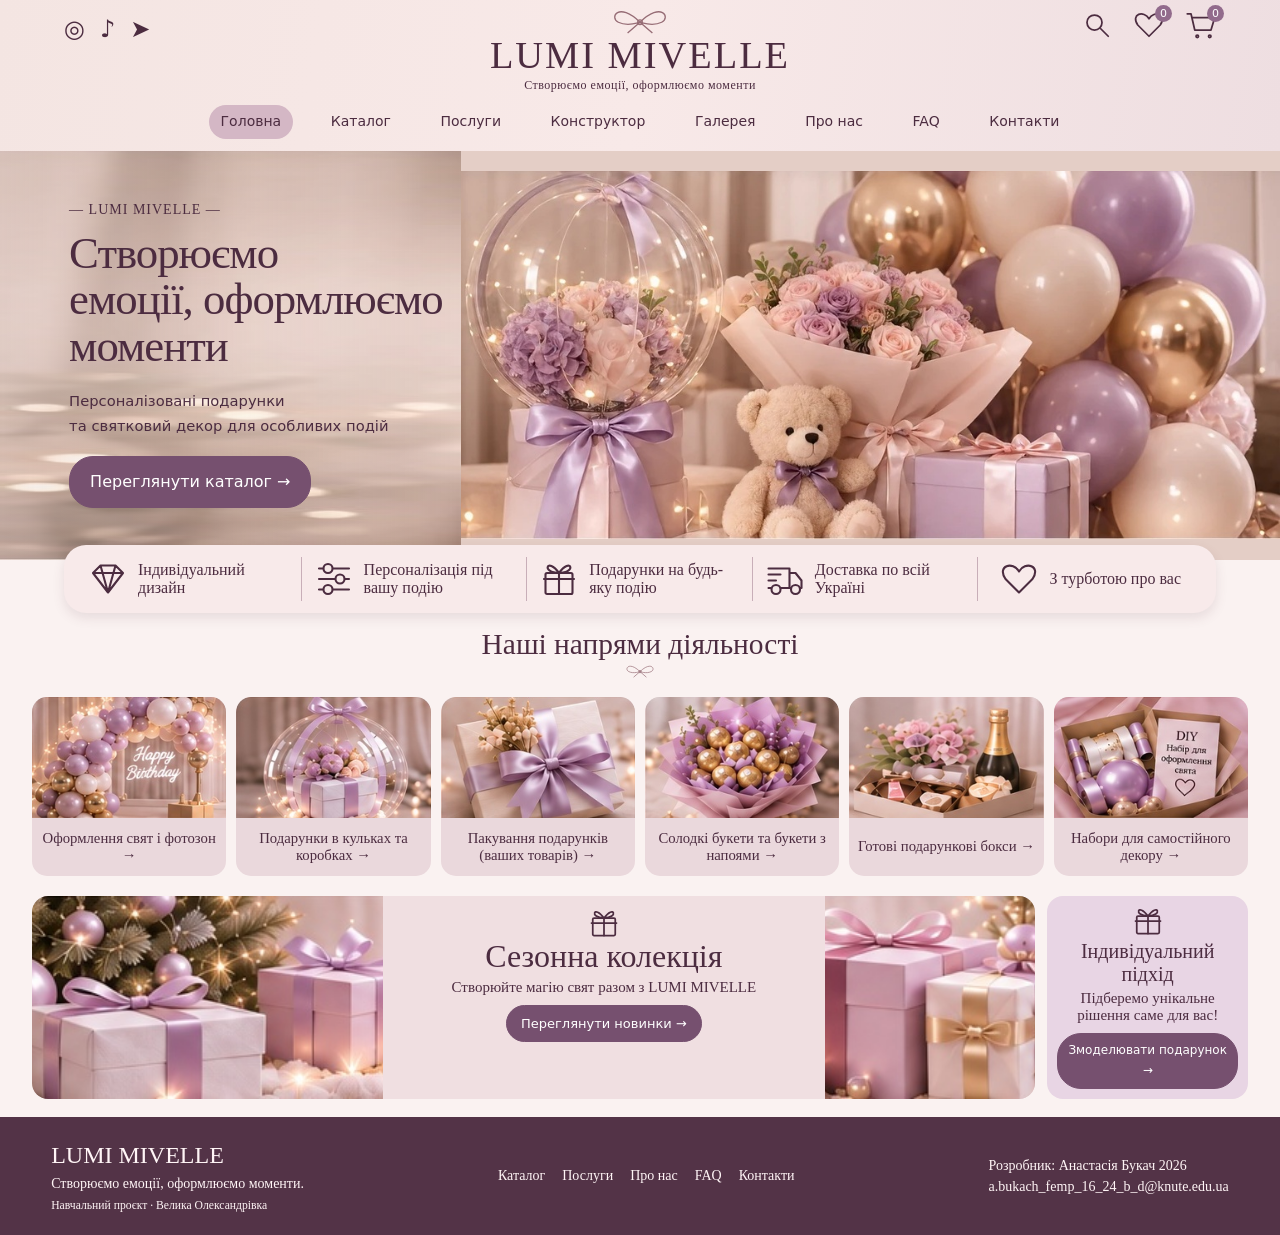
<file: index.html>
<!doctype html><html lang="uk"><head><meta charset="utf-8"><meta name="viewport" content="width=device-width,initial-scale=1"><title>Головна | LUMI MIVELLE</title><link rel="icon" href="assets/logo.svg"><link rel="stylesheet" href="style.css"><script defer src="script.js"></script></head><body><header class="sitehead"><div class="headtop"><div class="social" title="Соцмережі ще не підключені"><span>◎</span><span>♪</span><span>➤</span></div><a class="wordmark" href="index.html"><svg viewBox="0 0 80 32" class="bow" fill="none" stroke="currentColor" stroke-width="1.7"><path d="M40 15C12-12 0 9 12 15S40 15 40 15C68-12 80 9 68 15S40 15 40 15M40 15 24 29M40 15l16 14"/><circle cx="40" cy="15" r="3"/></svg><span>LUMI MIVELLE</span><small>Створюємо емоції, оформлюємо моменти</small></a><div class="tools"><a href="catalog.html#search" aria-label="Пошук"><svg class="ico" viewBox="0 0 24 24" fill="none" stroke="currentColor" stroke-width="1.4" stroke-linejoin="round" stroke-linecap="round" aria-hidden="true"><circle cx="10" cy="10" r="6"/><path d="m15 15 6 6"/></svg></a><a href="catalog.html?fav=1" aria-label="Обране"><svg class="ico" viewBox="0 0 24 24" fill="none" stroke="currentColor" stroke-width="1.4" stroke-linejoin="round" stroke-linecap="round" aria-hidden="true"><path d="M12 21 3 12C-3 3 8 0 12 7c4-7 15-4 9 5Z"/></svg><sup id="favcount">0</sup></a><a href="cart.html" aria-label="Кошик"><svg class="ico" viewBox="0 0 24 24" fill="none" stroke="currentColor" stroke-width="1.4" stroke-linejoin="round" stroke-linecap="round" aria-hidden="true"><path d="M1 3h3l3 13h13l3-10H5"/><circle cx="9" cy="21" r="1"/><circle cx="19" cy="21" r="1"/></svg><sup id="count">0</sup></a></div></div><nav><a class=active href="index.html">Головна</a><a  href="catalog.html">Каталог</a><a  href="services.html">Послуги</a><a  href="custom.html">Конструктор</a><a  href="gallery.html">Галерея</a><a  href="about.html">Про нас</a><a  href="about.html#faq">FAQ</a><a  href="contacts.html">Контакти</a></nav></header><main class="home"><section class="hero-new"><div class="hero-copy"><span>— LUMI MIVELLE —</span><h1>Створюємо<br>емоції, оформлюємо<br>моменти</h1><p>Персоналізовані подарунки<br>та святковий декор для особливих подій</p><a class="btn" href="catalog.html">Переглянути каталог →</a></div><img src="assets/hero.jpg" alt="Кульки, квіти, ведмедик і подарункові коробки"></section><div class="benefits"><div><svg class="ico" viewBox="0 0 24 24" fill="none" stroke="currentColor" stroke-width="1.4" stroke-linejoin="round" stroke-linecap="round" aria-hidden="true"><path d="m2 8 5-5h10l5 5-10 13Z M2 8h20M7 3l5 18 5-18"/></svg><span>Індивідуальний дизайн</span></div><div><svg class="ico" viewBox="0 0 24 24" fill="none" stroke="currentColor" stroke-width="1.4" stroke-linejoin="round" stroke-linecap="round" aria-hidden="true"><path d="M2 5h20M2 12h20M2 19h20"/><circle cx="8" cy="5" r="3" fill="#f6e9e8"/><circle cx="16" cy="12" r="3" fill="#f6e9e8"/><circle cx="8" cy="19" r="3" fill="#f6e9e8"/></svg><span>Персоналізація під вашу подію</span></div><div><svg class="ico" viewBox="0 0 24 24" fill="none" stroke="currentColor" stroke-width="1.4" stroke-linejoin="round" stroke-linecap="round" aria-hidden="true"><rect x="3" y="8" width="18" height="14" rx="1"/><path d="M12 8v14M2 12h20M12 8C0 8 4-3 12 8c8-11 12 0 0 0"/></svg><span>Подарунки на будь-яку подію</span></div><div><svg class="ico" viewBox="0 0 24 24" fill="none" stroke="currentColor" stroke-width="1.4" stroke-linejoin="round" stroke-linecap="round" aria-hidden="true"><path d="M1 5h14v13H1m14-10h4l4 5v5h-8M1 9h8M1 13h5"/><circle cx="6" cy="19" r="3" fill="#f6e9e8"/><circle cx="19" cy="19" r="3" fill="#f6e9e8"/></svg><span>Доставка по всій Україні</span></div><div><svg class="ico" viewBox="0 0 24 24" fill="none" stroke="currentColor" stroke-width="1.4" stroke-linejoin="round" stroke-linecap="round" aria-hidden="true"><path d="M12 21 3 12C-3 3 8 0 12 7c4-7 15-4 9 5Z"/></svg><span>З турботою про вас</span></div></div><section class="directions"><h2>Наші напрями діяльності</h2><svg viewBox="0 0 80 32" class="bow" fill="none" stroke="currentColor" stroke-width="1.7"><path d="M40 15C12-12 0 9 12 15S40 15 40 15C68-12 80 9 68 15S40 15 40 15M40 15 24 29M40 15l16 14"/><circle cx="40" cy="15" r="3"/></svg><div class="category-grid"><a href="catalog.html?cat=%D0%A4%D0%BE%D1%82%D0%BE%D0%B7%D0%BE%D0%BD%D0%B8"><img src="assets/category0.jpg" alt="Оформлення свят і фотозон"><span>Оформлення свят і фотозон →</span></a><a href="catalog.html?cat=%D0%9A%D1%83%D0%BB%D1%8C%D0%BA%D0%B8"><img src="assets/category1.jpg" alt="Подарунки в кульках та коробках"><span>Подарунки в кульках та коробках →</span></a><a href="catalog.html?cat=%D0%9F%D0%B0%D0%BA%D1%83%D0%B2%D0%B0%D0%BD%D0%BD%D1%8F"><img src="assets/category2.jpg" alt="Пакування подарунків (ваших товарів)"><span>Пакування подарунків (ваших товарів) →</span></a><a href="catalog.html?cat=%D0%91%D1%83%D0%BA%D0%B5%D1%82%D0%B8"><img src="assets/category3.jpg" alt="Солодкі букети та букети з напоями"><span>Солодкі букети та букети з напоями →</span></a><a href="catalog.html?cat=%D0%91%D0%BE%D0%BA%D1%81%D0%B8"><img src="assets/category4.jpg" alt="Готові подарункові бокси"><span>Готові подарункові бокси →</span></a><a href="catalog.html?cat=DIY"><img src="assets/category5.jpg" alt="Набори для самостійного декору"><span>Набори для самостійного декору →</span></a></div></section><section class="promos"><div class="winter"><img src="assets/winter-left.jpg" alt=""><div><svg class="ico" viewBox="0 0 24 24" fill="none" stroke="currentColor" stroke-width="1.4" stroke-linejoin="round" stroke-linecap="round" aria-hidden="true"><rect x="3" y="8" width="18" height="14" rx="1"/><path d="M12 8v14M2 12h20M12 8C0 8 4-3 12 8c8-11 12 0 0 0"/></svg><h2>Сезонна колекція</h2><p>Створюйте магію свят разом з LUMI MIVELLE</p><a class="btn" href="catalog.html?season=1">Переглянути новинки →</a></div><img src="assets/winter-right.jpg" alt=""></div><div class="individual"><svg class="ico" viewBox="0 0 24 24" fill="none" stroke="currentColor" stroke-width="1.4" stroke-linejoin="round" stroke-linecap="round" aria-hidden="true"><rect x="3" y="8" width="18" height="14" rx="1"/><path d="M12 8v14M2 12h20M12 8C0 8 4-3 12 8c8-11 12 0 0 0"/></svg><h3>Індивідуальний підхід</h3><p>Підберемо унікальне рішення саме для вас!</p><a class="btn" href="custom.html">Змоделювати подарунок →</a></div></section></main><footer><div><div class="footbrand">LUMI MIVELLE</div>Створюємо емоції, оформлюємо моменти.<br><small>Навчальний проєкт · Велика Олександрівка</small></div><nav><a href="catalog.html">Каталог</a><a href="services.html">Послуги</a><a href="about.html">Про нас</a><a href="about.html#faq">FAQ</a><a href="contacts.html">Контакти</a></nav><div>Розробник: Анастасія Букач 2026<br><a href="mailto:a.bukach_femp_16_24_b_d@knute.edu.ua">a.bukach_femp_16_24_b_d@knute.edu.ua</a></div></footer><div id="toast" role="status"></div></body></html>
</file>
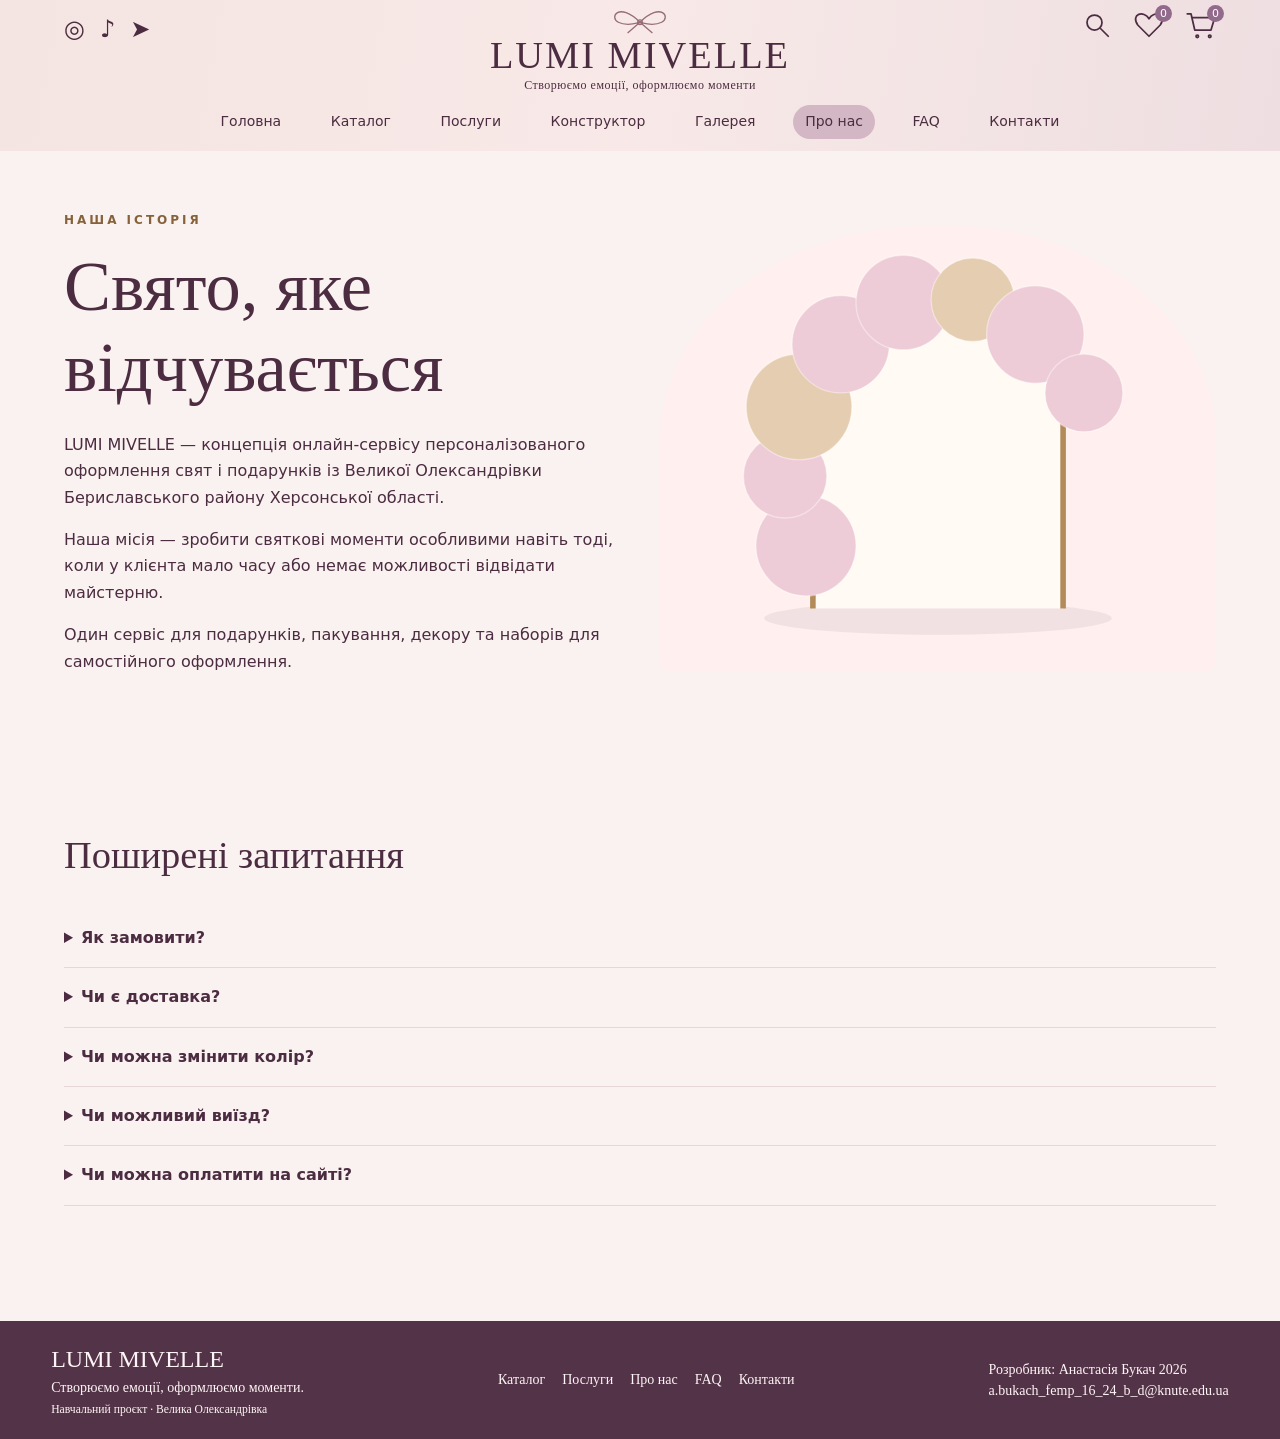
<file: about.html>
<!doctype html><html lang="uk"><head><meta charset="utf-8"><meta name="viewport" content="width=device-width,initial-scale=1"><title>Про нас | LUMI MIVELLE</title><link rel="icon" href="assets/logo.svg"><link rel="stylesheet" href="style.css"><script defer src="script.js"></script></head><body><header class="sitehead"><div class="headtop"><div class="social" title="Соцмережі ще не підключені"><span>◎</span><span>♪</span><span>➤</span></div><a class="wordmark" href="index.html"><svg viewBox="0 0 80 32" class="bow" fill="none" stroke="currentColor" stroke-width="1.7"><path d="M40 15C12-12 0 9 12 15S40 15 40 15C68-12 80 9 68 15S40 15 40 15M40 15 24 29M40 15l16 14"/><circle cx="40" cy="15" r="3"/></svg><span>LUMI MIVELLE</span><small>Створюємо емоції, оформлюємо моменти</small></a><div class="tools"><a href="catalog.html#search" aria-label="Пошук"><svg class="ico" viewBox="0 0 24 24" fill="none" stroke="currentColor" stroke-width="1.4" stroke-linejoin="round" stroke-linecap="round" aria-hidden="true"><circle cx="10" cy="10" r="6"/><path d="m15 15 6 6"/></svg></a><a href="catalog.html?fav=1" aria-label="Обране"><svg class="ico" viewBox="0 0 24 24" fill="none" stroke="currentColor" stroke-width="1.4" stroke-linejoin="round" stroke-linecap="round" aria-hidden="true"><path d="M12 21 3 12C-3 3 8 0 12 7c4-7 15-4 9 5Z"/></svg><sup id="favcount">0</sup></a><a href="cart.html" aria-label="Кошик"><svg class="ico" viewBox="0 0 24 24" fill="none" stroke="currentColor" stroke-width="1.4" stroke-linejoin="round" stroke-linecap="round" aria-hidden="true"><path d="M1 3h3l3 13h13l3-10H5"/><circle cx="9" cy="21" r="1"/><circle cx="19" cy="21" r="1"/></svg><sup id="count">0</sup></a></div></div><nav><a  href="index.html">Головна</a><a  href="catalog.html">Каталог</a><a  href="services.html">Послуги</a><a  href="custom.html">Конструктор</a><a  href="gallery.html">Галерея</a><a class=active href="about.html">Про нас</a><a  href="about.html#faq">FAQ</a><a  href="contacts.html">Контакти</a></nav></header><main><section class="split"><div><span class="eyebrow">НАША ІСТОРІЯ</span><h1>Свято, яке відчувається</h1><p>LUMI MIVELLE — концепція онлайн-сервісу персоналізованого оформлення свят і подарунків із Великої Олександрівки Бериславського району Херсонської області.</p><p>Наша місія — зробити святкові моменти особливими навіть тоді, коли у клієнта мало часу або немає можливості відвідати майстерню.</p><p>Один сервіс для подарунків, пакування, декору та наборів для самостійного оформлення.</p></div><img class="preview" src="assets/10.svg" alt="Концепт фотозони"></section><section><h2 id="faq">Поширені запитання</h2><details><summary>Як замовити?</summary><p>Оберіть товар або створіть власний набір. Після запуску бренду комплектація та кошторис погоджуватимуться з клієнтом.</p></details><details><summary>Чи є доставка?</summary><p>Планується доставка Україною за умовами перевізника. Оплачується окремо.</p></details><details><summary>Чи можна змінити колір?</summary><p>Так, колір, наповнення та напис можна погодити індивідуально.</p></details><details><summary>Чи можливий виїзд?</summary><p>Лише за безпечних умов і попереднього погодження.</p></details><details><summary>Чи можна оплатити на сайті?</summary><p>Ні, це навчальна версія без онлайн-оплати.</p></details></section></main><footer><div><div class="footbrand">LUMI MIVELLE</div>Створюємо емоції, оформлюємо моменти.<br><small>Навчальний проєкт · Велика Олександрівка</small></div><nav><a href="catalog.html">Каталог</a><a href="services.html">Послуги</a><a href="about.html">Про нас</a><a href="about.html#faq">FAQ</a><a href="contacts.html">Контакти</a></nav><div>Розробник: Анастасія Букач 2026<br><a href="mailto:a.bukach_femp_16_24_b_d@knute.edu.ua">a.bukach_femp_16_24_b_d@knute.edu.ua</a></div></footer><div id="toast" role="status"></div></body></html>
</file>
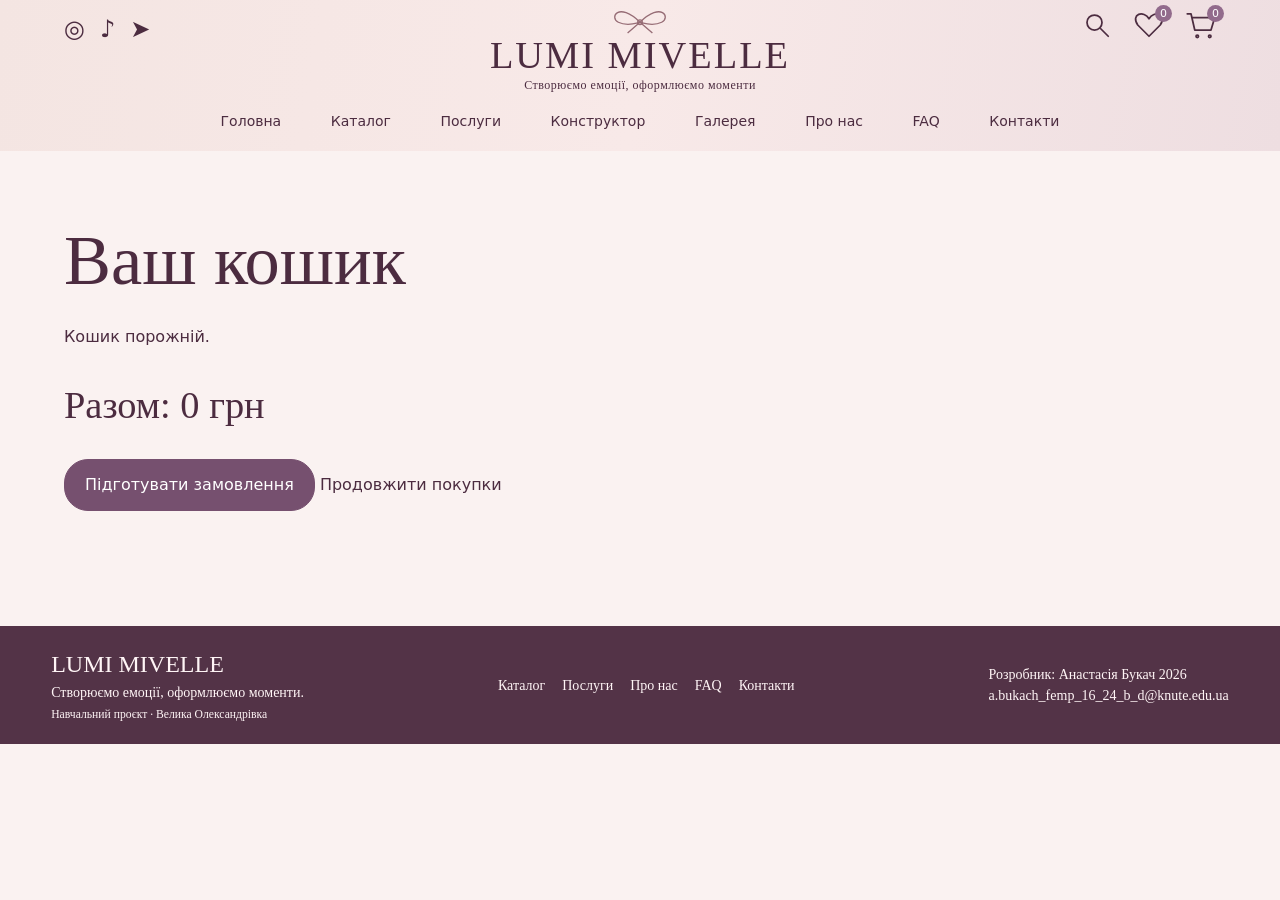
<file: cart.html>
<!doctype html><html lang="uk"><head><meta charset="utf-8"><meta name="viewport" content="width=device-width,initial-scale=1"><title>Кошик | LUMI MIVELLE</title><link rel="icon" href="assets/logo.svg"><link rel="stylesheet" href="style.css"><script defer src="script.js"></script></head><body><header class="sitehead"><div class="headtop"><div class="social" title="Соцмережі ще не підключені"><span>◎</span><span>♪</span><span>➤</span></div><a class="wordmark" href="index.html"><svg viewBox="0 0 80 32" class="bow" fill="none" stroke="currentColor" stroke-width="1.7"><path d="M40 15C12-12 0 9 12 15S40 15 40 15C68-12 80 9 68 15S40 15 40 15M40 15 24 29M40 15l16 14"/><circle cx="40" cy="15" r="3"/></svg><span>LUMI MIVELLE</span><small>Створюємо емоції, оформлюємо моменти</small></a><div class="tools"><a href="catalog.html#search" aria-label="Пошук"><svg class="ico" viewBox="0 0 24 24" fill="none" stroke="currentColor" stroke-width="1.4" stroke-linejoin="round" stroke-linecap="round" aria-hidden="true"><circle cx="10" cy="10" r="6"/><path d="m15 15 6 6"/></svg></a><a href="catalog.html?fav=1" aria-label="Обране"><svg class="ico" viewBox="0 0 24 24" fill="none" stroke="currentColor" stroke-width="1.4" stroke-linejoin="round" stroke-linecap="round" aria-hidden="true"><path d="M12 21 3 12C-3 3 8 0 12 7c4-7 15-4 9 5Z"/></svg><sup id="favcount">0</sup></a><a href="cart.html" aria-label="Кошик"><svg class="ico" viewBox="0 0 24 24" fill="none" stroke="currentColor" stroke-width="1.4" stroke-linejoin="round" stroke-linecap="round" aria-hidden="true"><path d="M1 3h3l3 13h13l3-10H5"/><circle cx="9" cy="21" r="1"/><circle cx="19" cy="21" r="1"/></svg><sup id="count">0</sup></a></div></div><nav><a  href="index.html">Головна</a><a  href="catalog.html">Каталог</a><a  href="services.html">Послуги</a><a  href="custom.html">Конструктор</a><a  href="gallery.html">Галерея</a><a  href="about.html">Про нас</a><a  href="about.html#faq">FAQ</a><a  href="contacts.html">Контакти</a></nav></header><main><section><h1>Ваш кошик</h1><div id="cart"></div><h2 id="total"></h2><a class="btn" href="contacts.html">Підготувати замовлення</a> <a href="catalog.html">Продовжити покупки</a></section></main><footer><div><div class="footbrand">LUMI MIVELLE</div>Створюємо емоції, оформлюємо моменти.<br><small>Навчальний проєкт · Велика Олександрівка</small></div><nav><a href="catalog.html">Каталог</a><a href="services.html">Послуги</a><a href="about.html">Про нас</a><a href="about.html#faq">FAQ</a><a href="contacts.html">Контакти</a></nav><div>Розробник: Анастасія Букач 2026<br><a href="mailto:a.bukach_femp_16_24_b_d@knute.edu.ua">a.bukach_femp_16_24_b_d@knute.edu.ua</a></div></footer><div id="toast" role="status"></div></body></html>
</file>
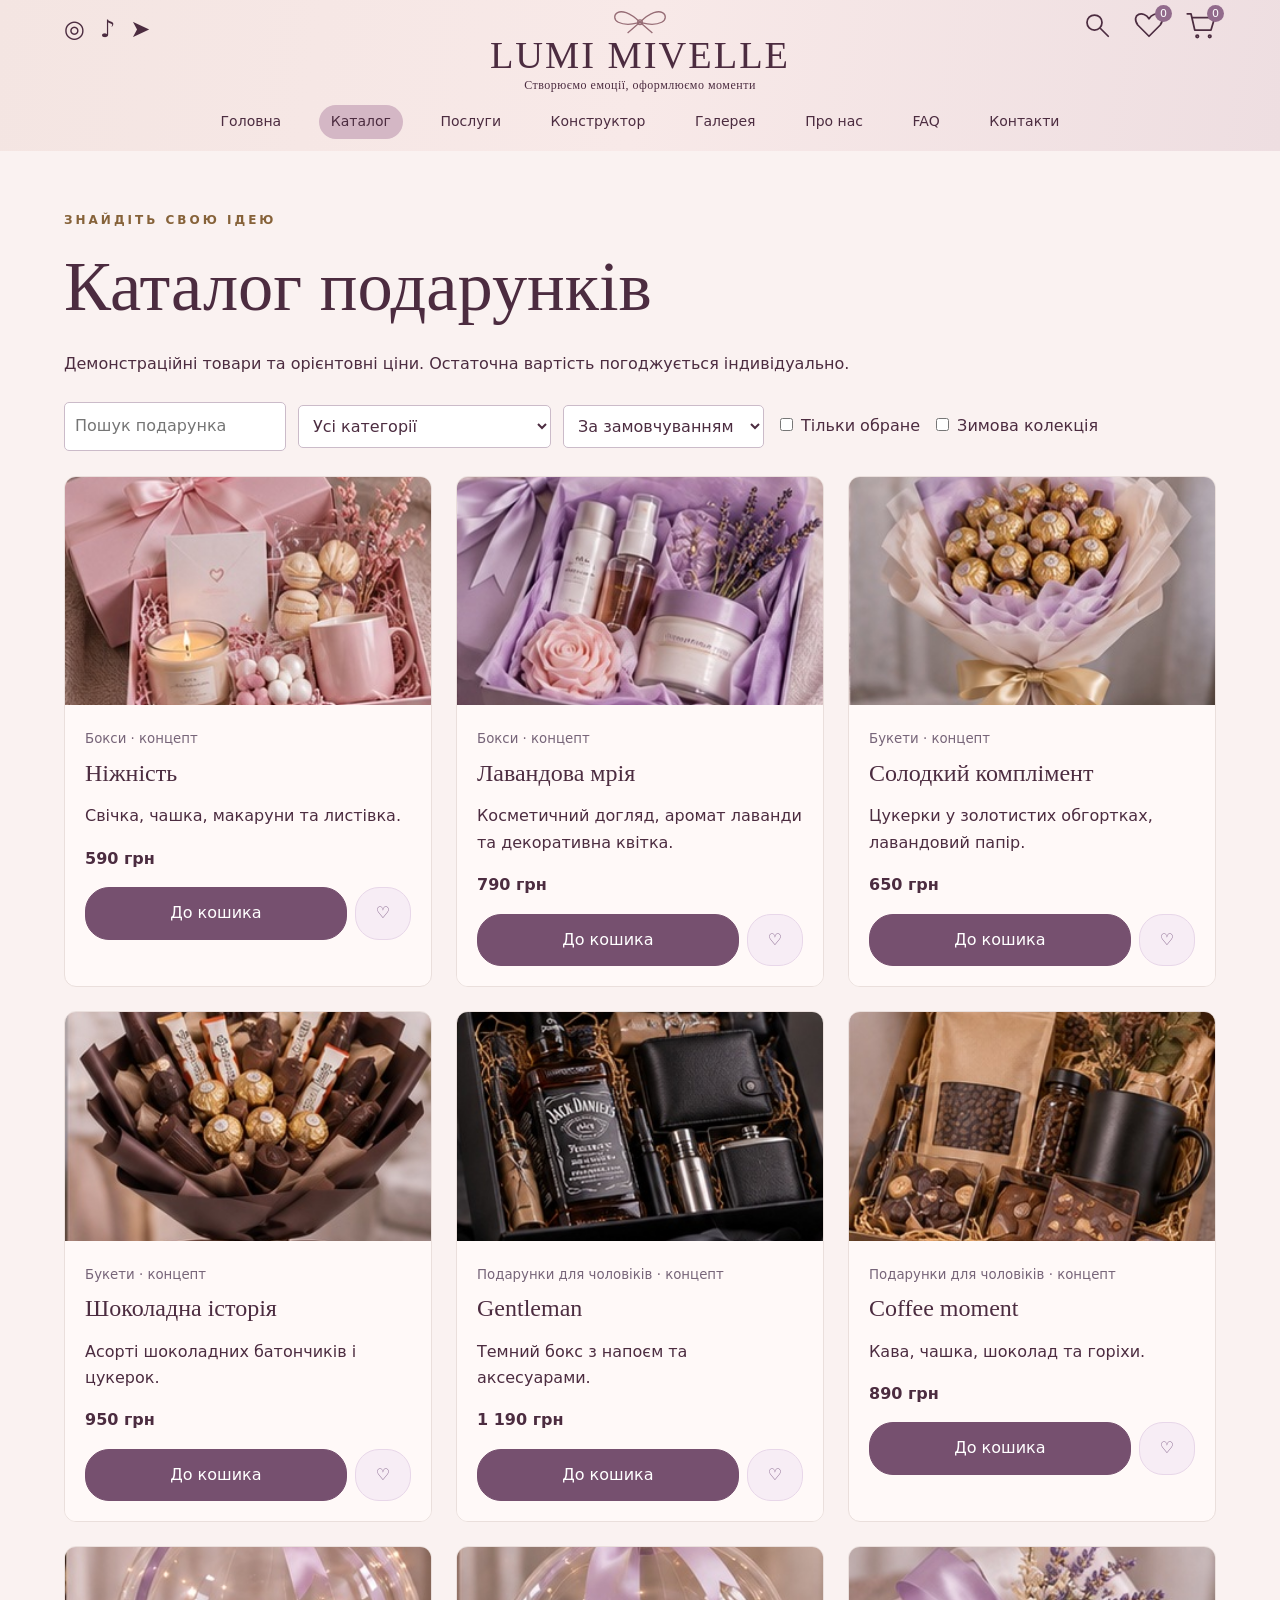
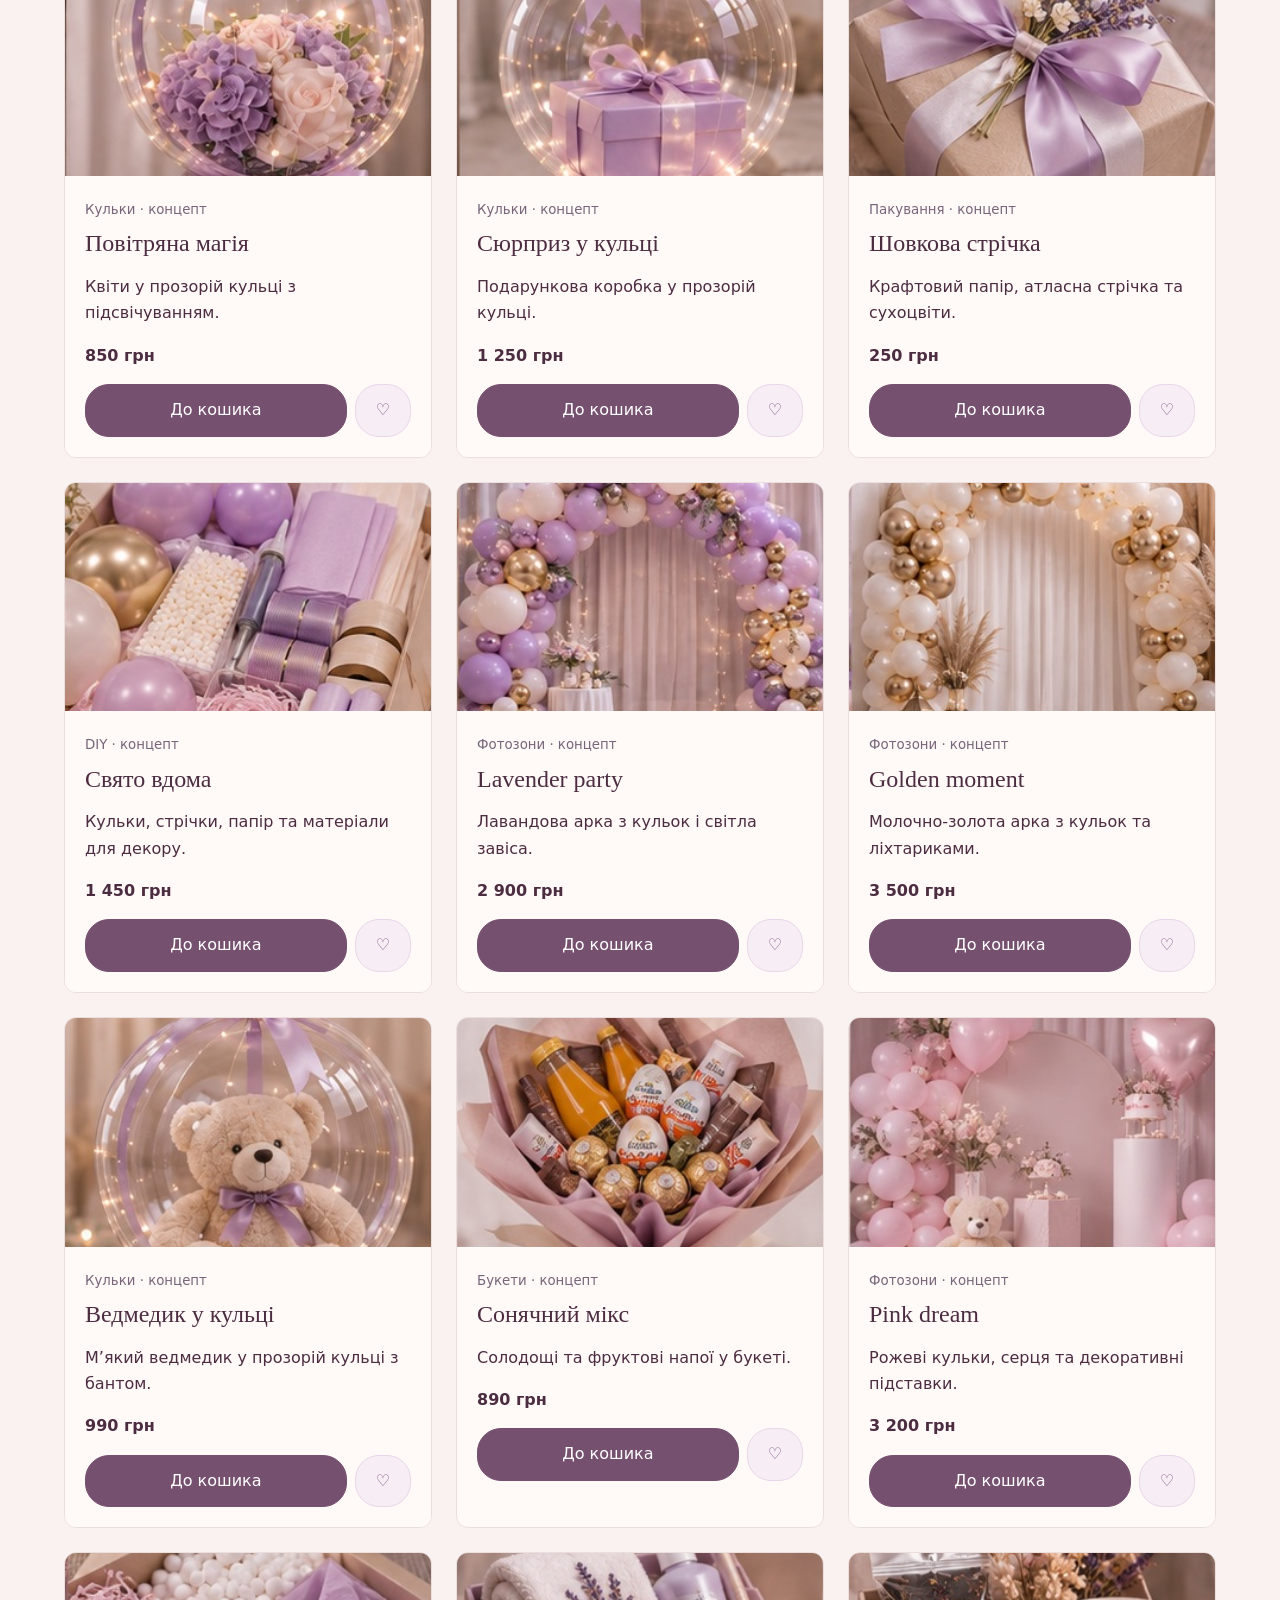
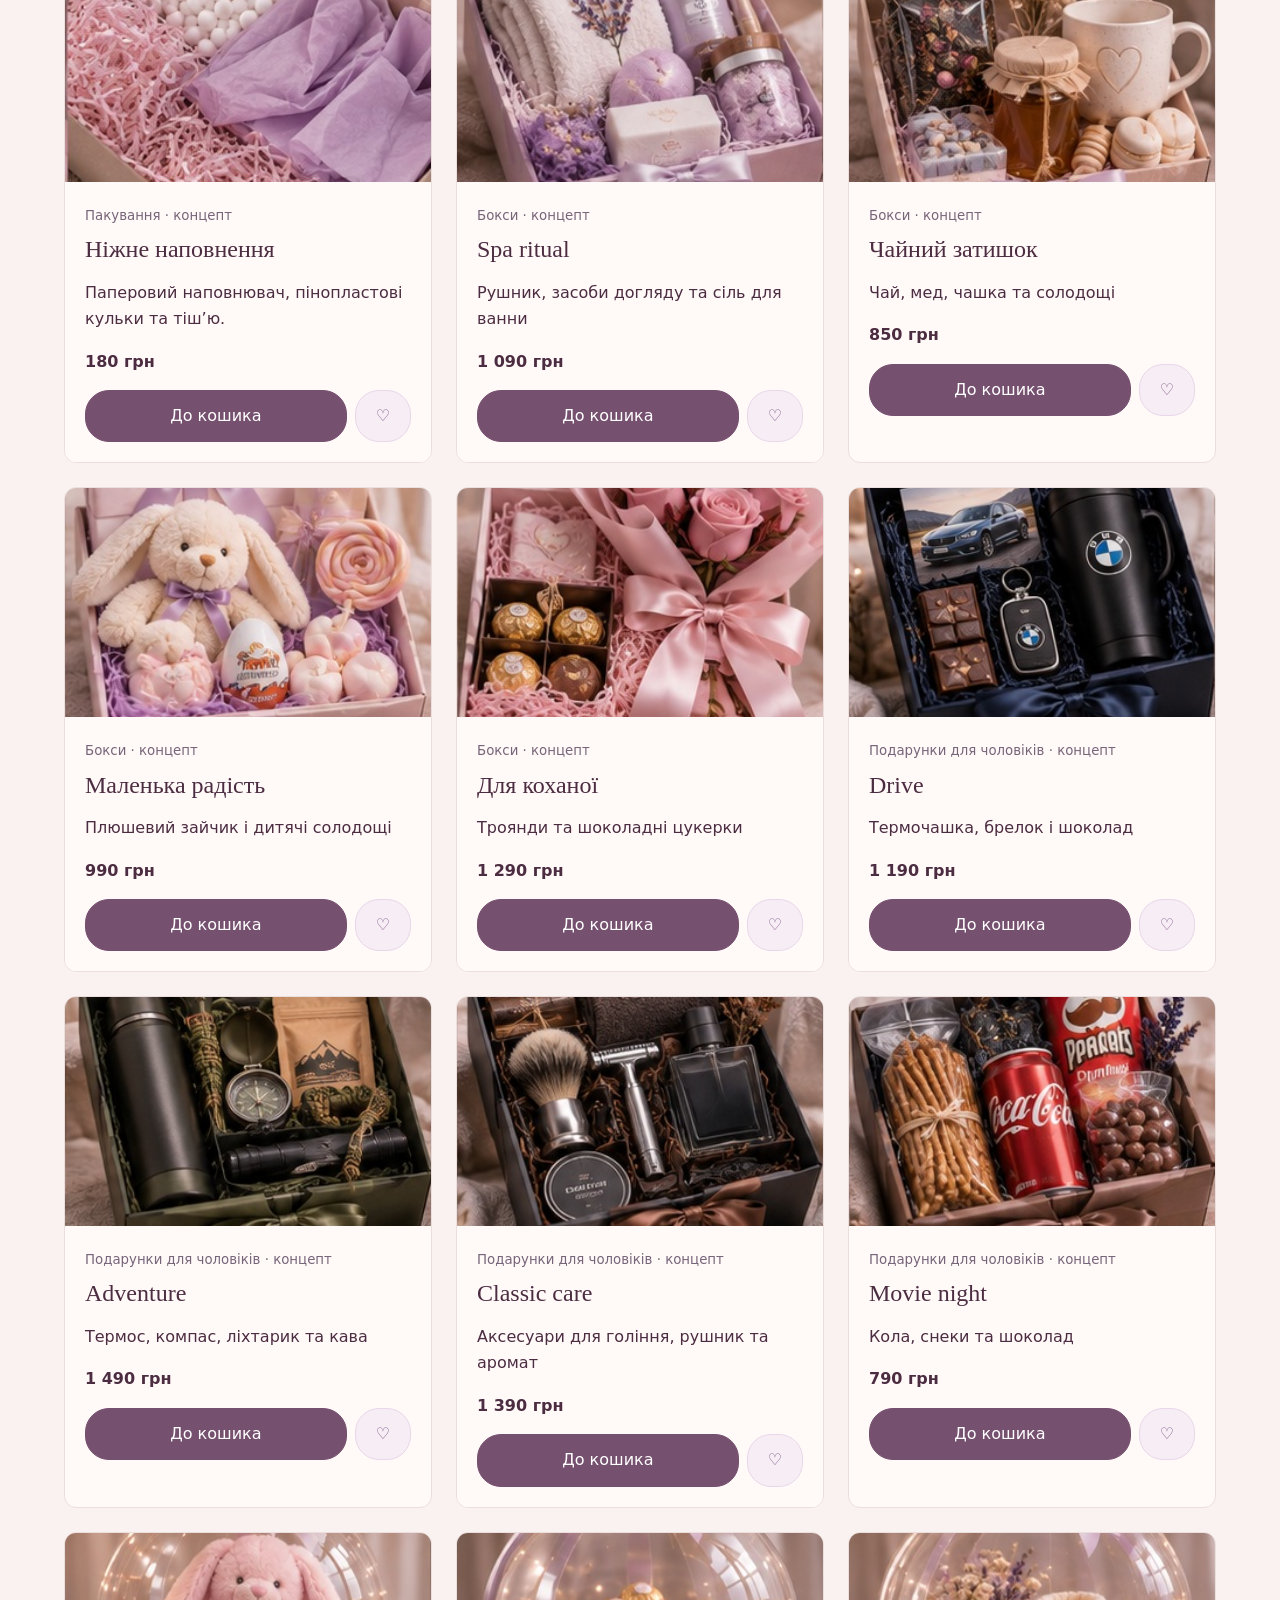
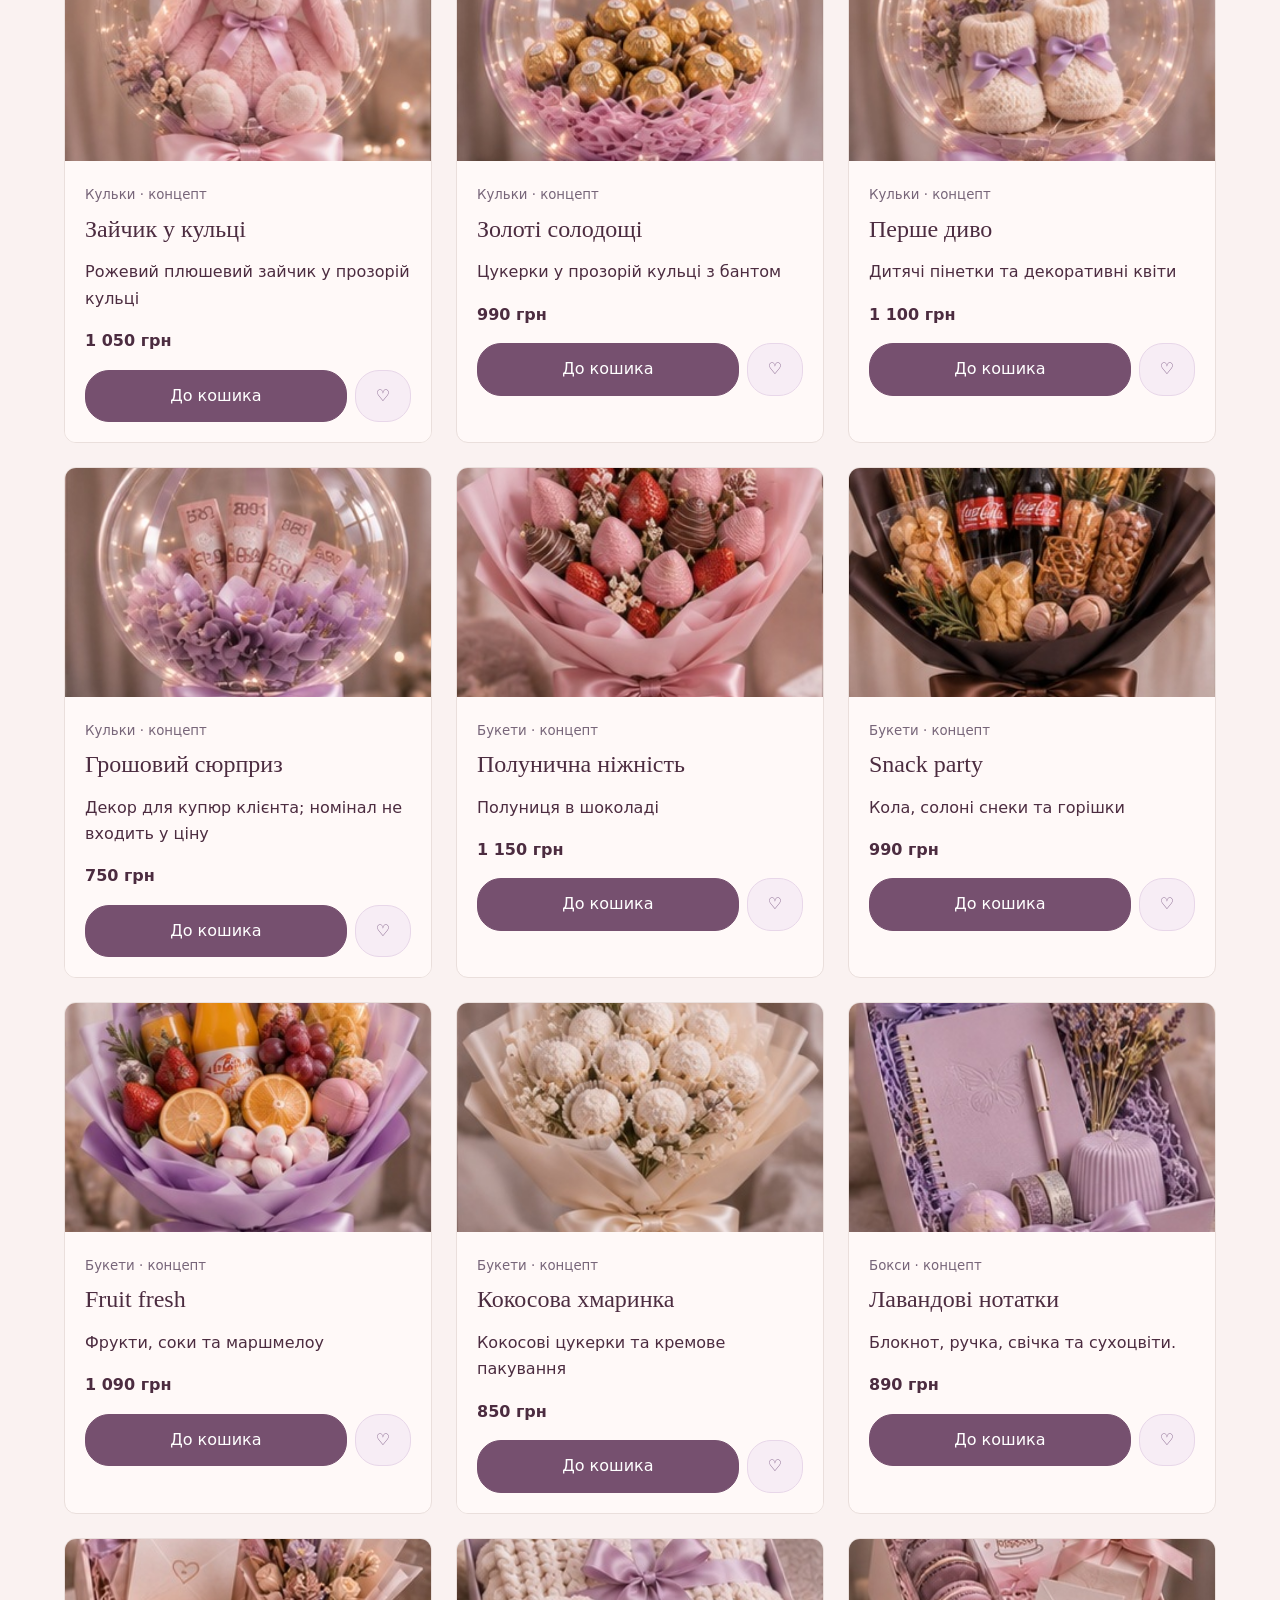
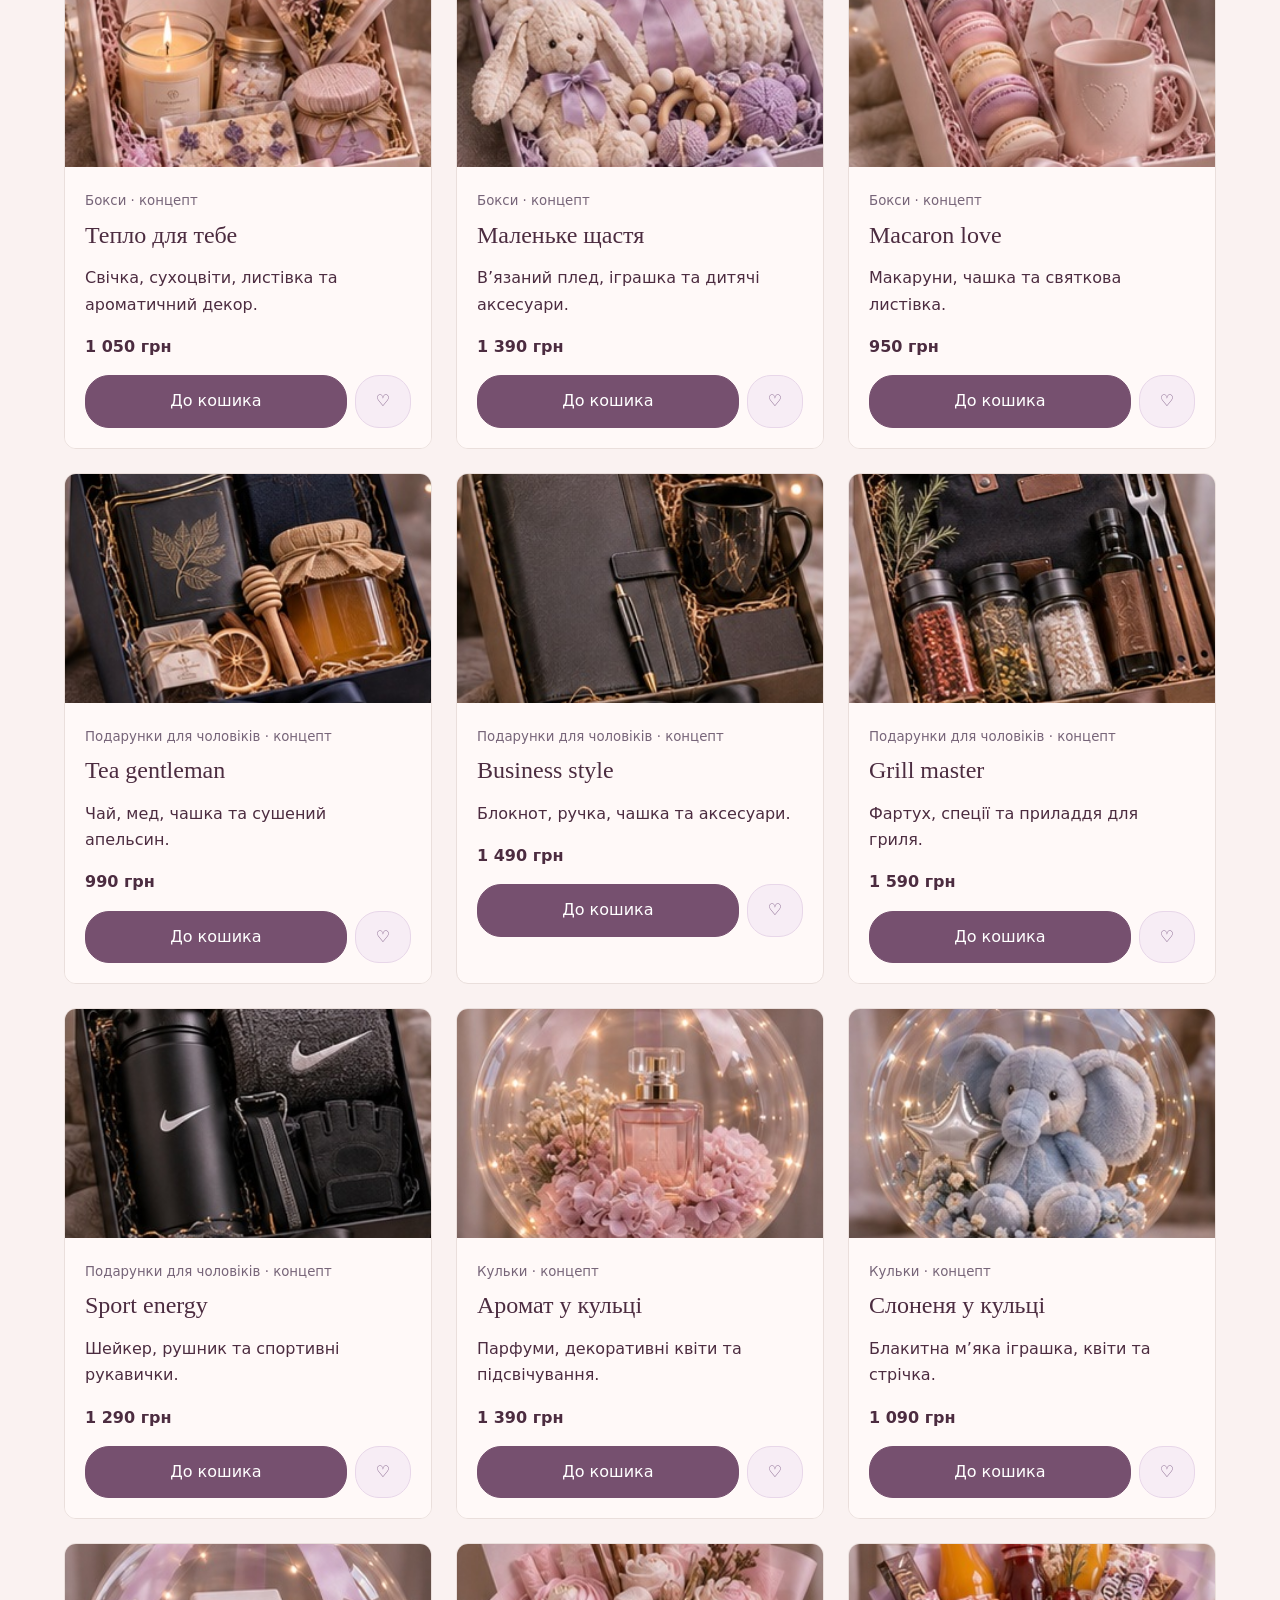
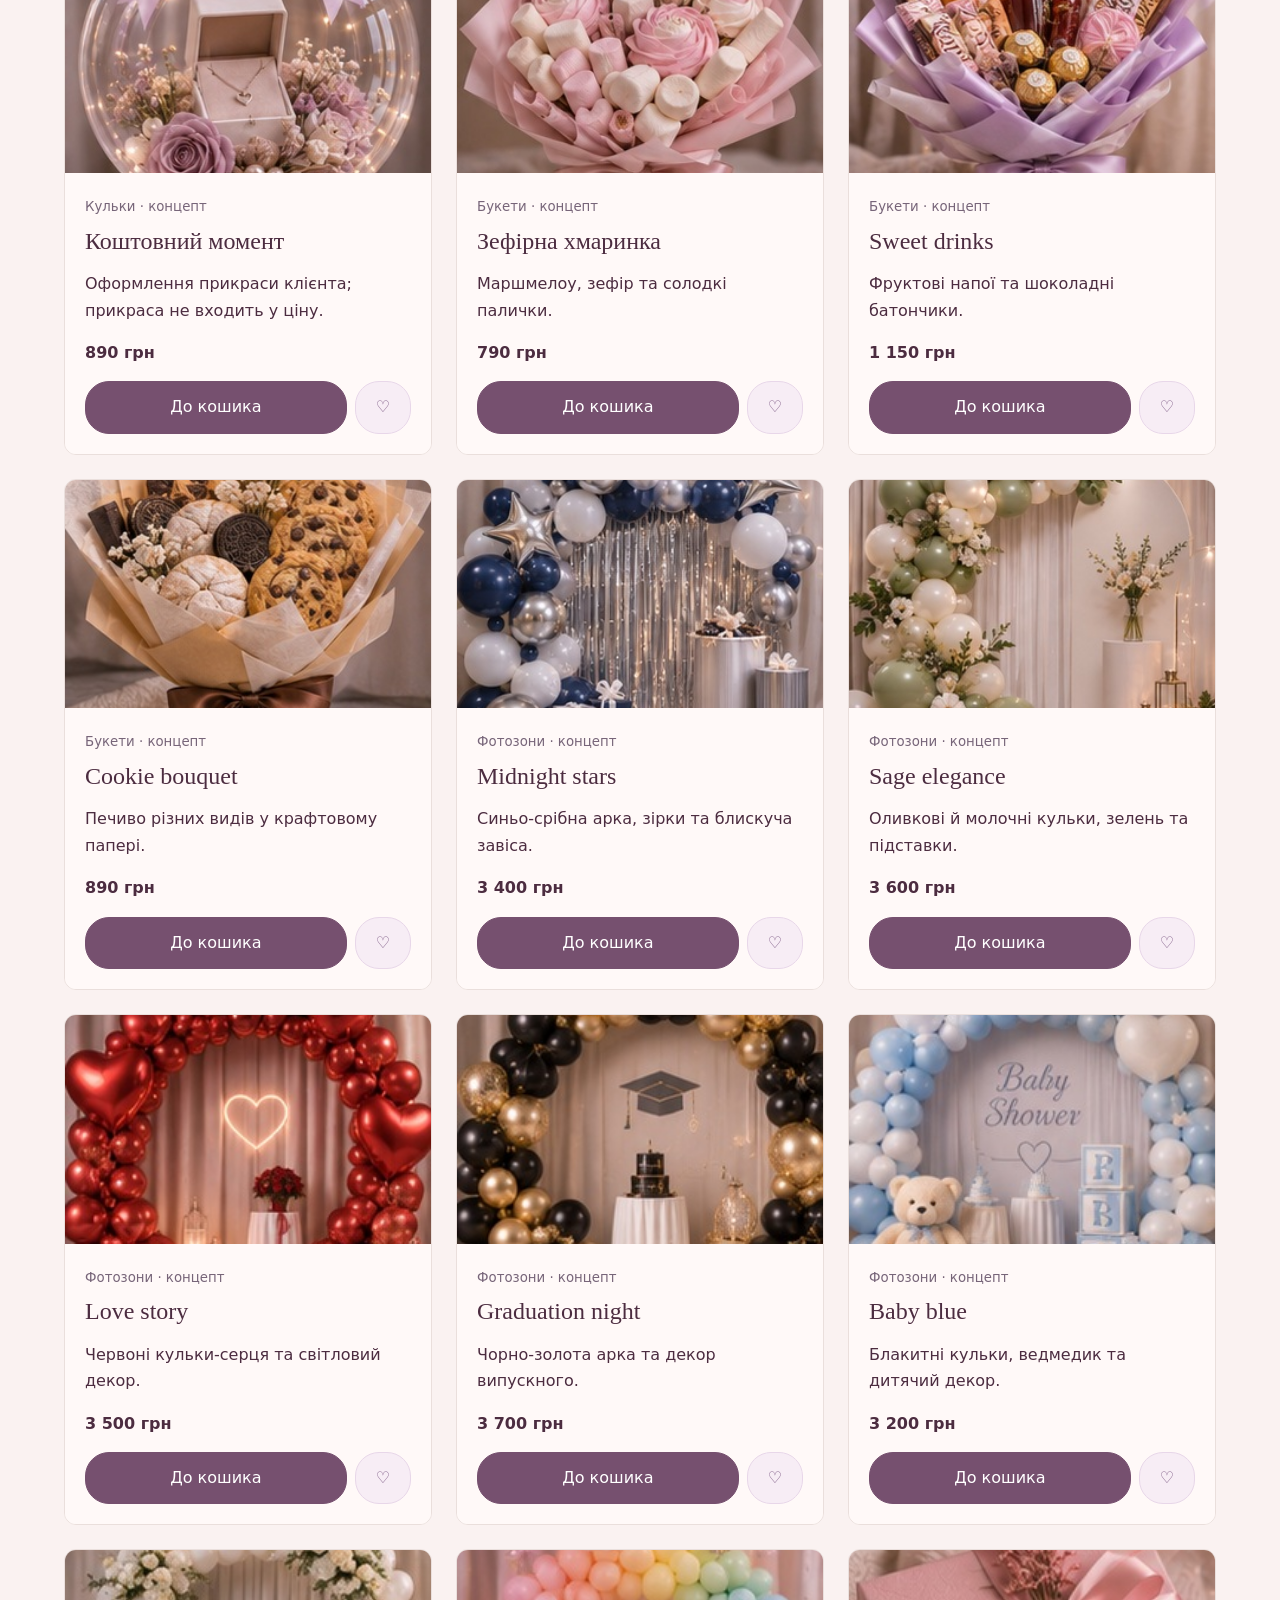
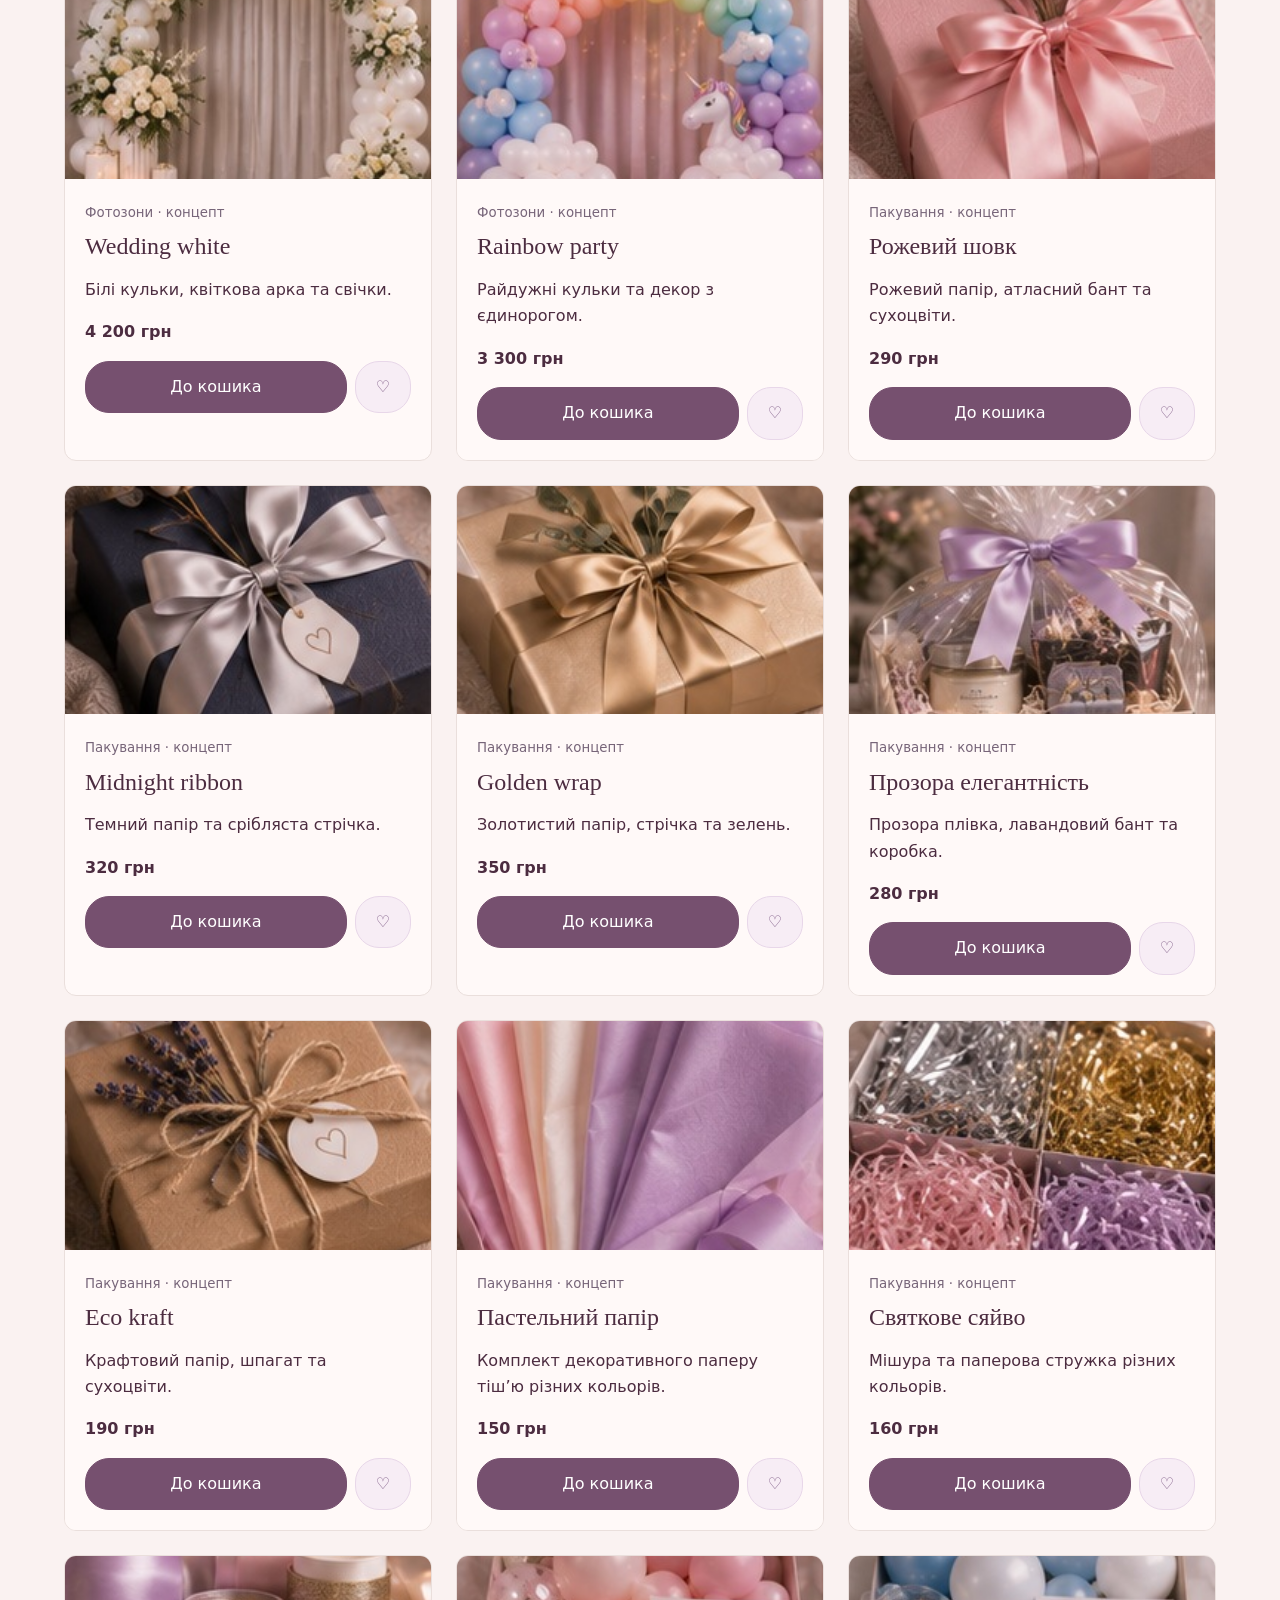
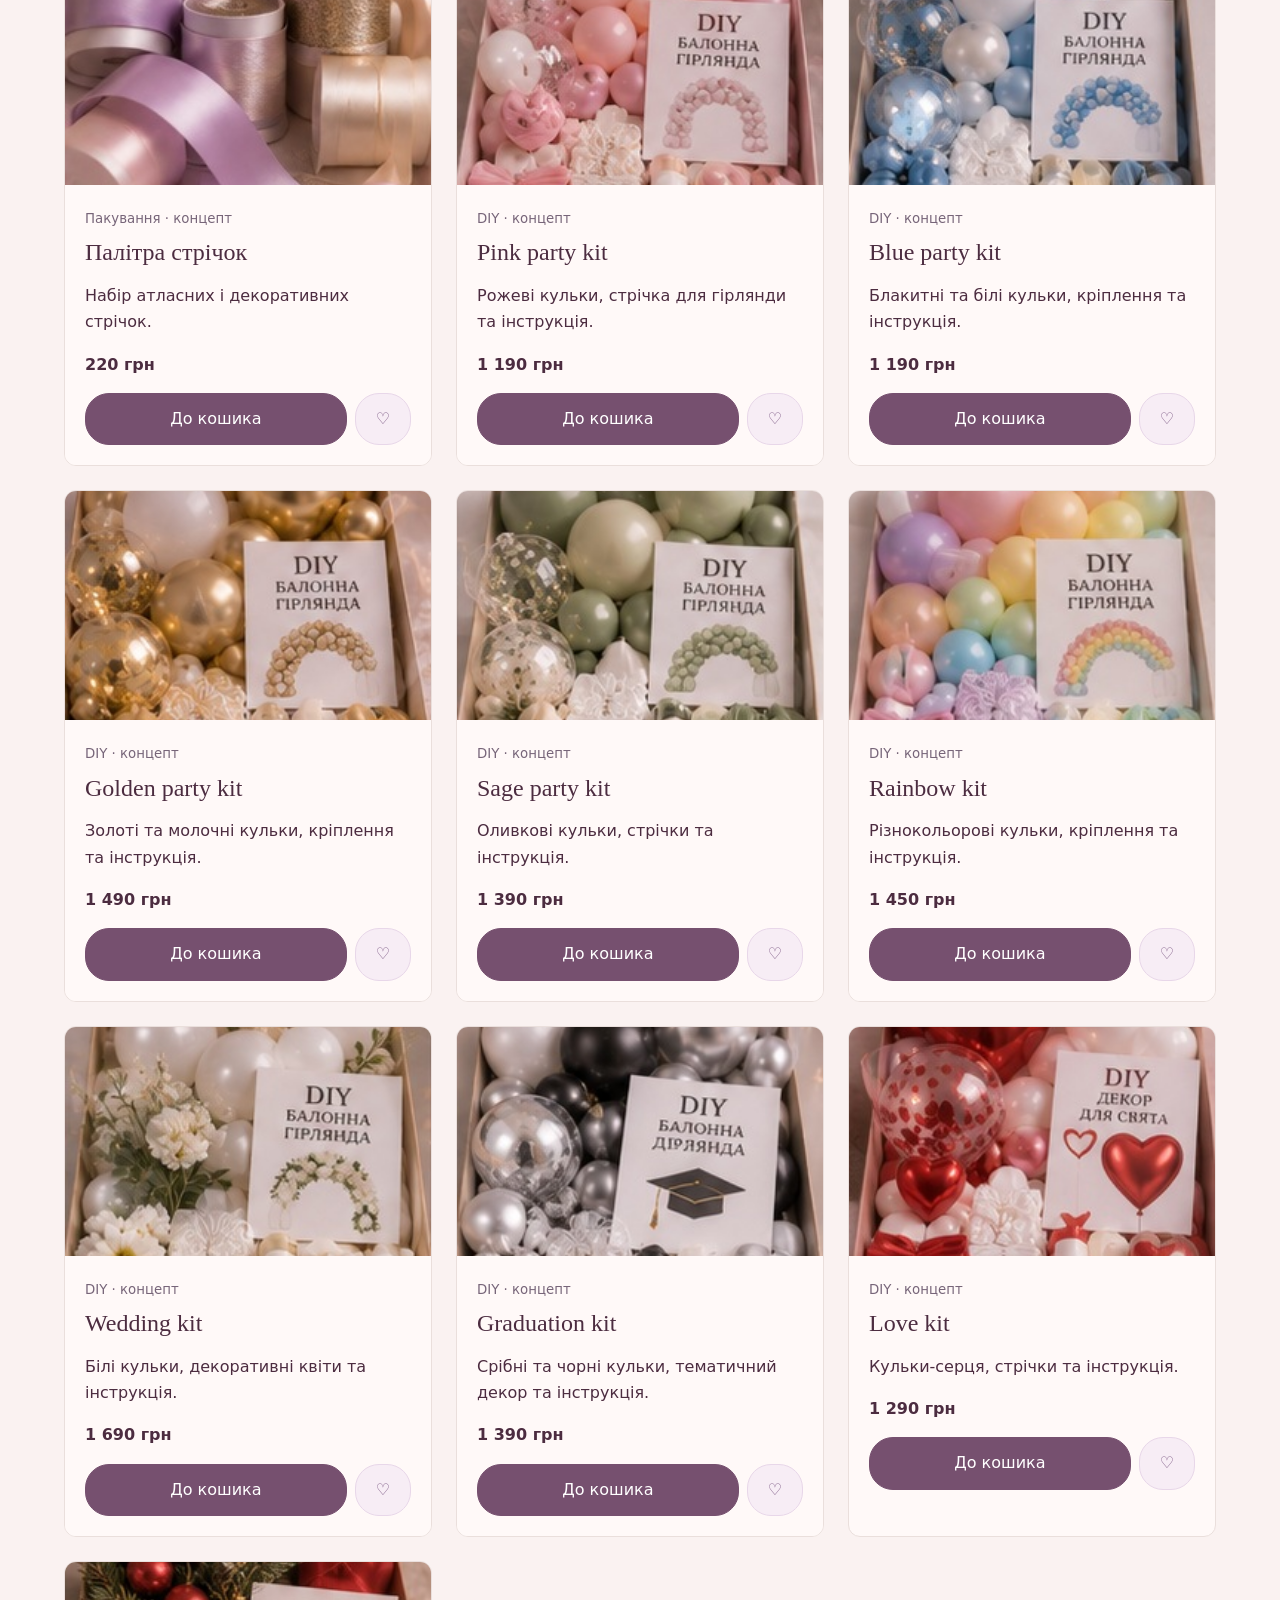
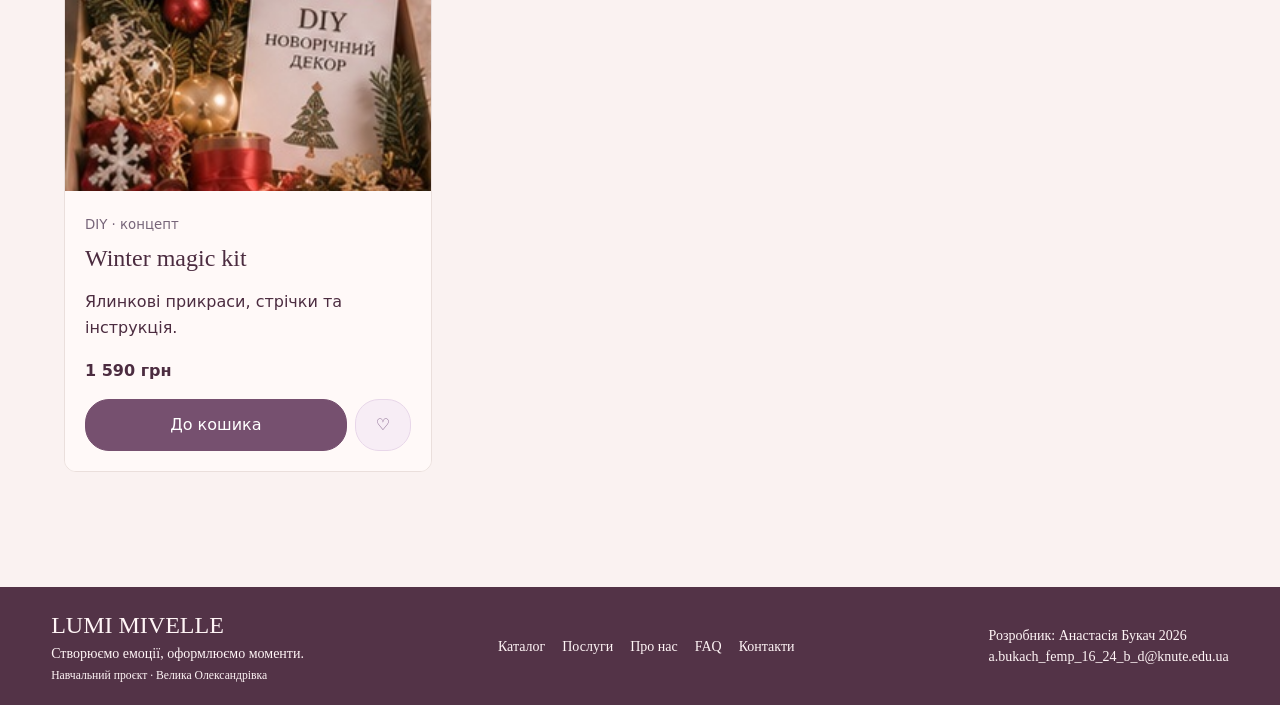
<file: catalog.html>
<!doctype html><html lang="uk"><head><meta charset="utf-8"><meta name="viewport" content="width=device-width,initial-scale=1"><title>Каталог | LUMI MIVELLE</title><link rel="icon" href="assets/logo.svg"><link rel="stylesheet" href="style.css"><script defer src="script.js"></script></head><body><header class="sitehead"><div class="headtop"><div class="social" title="Соцмережі ще не підключені"><span>◎</span><span>♪</span><span>➤</span></div><a class="wordmark" href="index.html"><svg viewBox="0 0 80 32" class="bow" fill="none" stroke="currentColor" stroke-width="1.7"><path d="M40 15C12-12 0 9 12 15S40 15 40 15C68-12 80 9 68 15S40 15 40 15M40 15 24 29M40 15l16 14"/><circle cx="40" cy="15" r="3"/></svg><span>LUMI MIVELLE</span><small>Створюємо емоції, оформлюємо моменти</small></a><div class="tools"><a href="catalog.html#search" aria-label="Пошук"><svg class="ico" viewBox="0 0 24 24" fill="none" stroke="currentColor" stroke-width="1.4" stroke-linejoin="round" stroke-linecap="round" aria-hidden="true"><circle cx="10" cy="10" r="6"/><path d="m15 15 6 6"/></svg></a><a href="catalog.html?fav=1" aria-label="Обране"><svg class="ico" viewBox="0 0 24 24" fill="none" stroke="currentColor" stroke-width="1.4" stroke-linejoin="round" stroke-linecap="round" aria-hidden="true"><path d="M12 21 3 12C-3 3 8 0 12 7c4-7 15-4 9 5Z"/></svg><sup id="favcount">0</sup></a><a href="cart.html" aria-label="Кошик"><svg class="ico" viewBox="0 0 24 24" fill="none" stroke="currentColor" stroke-width="1.4" stroke-linejoin="round" stroke-linecap="round" aria-hidden="true"><path d="M1 3h3l3 13h13l3-10H5"/><circle cx="9" cy="21" r="1"/><circle cx="19" cy="21" r="1"/></svg><sup id="count">0</sup></a></div></div><nav><a  href="index.html">Головна</a><a class=active href="catalog.html">Каталог</a><a  href="services.html">Послуги</a><a  href="custom.html">Конструктор</a><a  href="gallery.html">Галерея</a><a  href="about.html">Про нас</a><a  href="about.html#faq">FAQ</a><a  href="contacts.html">Контакти</a></nav></header><main><section><span class="eyebrow">ЗНАЙДІТЬ СВОЮ ІДЕЮ</span><h1>Каталог подарунків</h1><p>Демонстраційні товари та орієнтовні ціни. Остаточна вартість погоджується індивідуально.</p><div class="filters"><input id="search" placeholder="Пошук подарунка" aria-label="Пошук"><select id="category" aria-label="Категорія"></select><select id="sort" aria-label="Сортування"><option value="">За замовчуванням</option><option value="asc">Спочатку дешевші</option><option value="desc">Спочатку дорожчі</option></select><label><input type="checkbox" id="favOnly"> Тільки обране</label><label><input type="checkbox" id="seasonOnly"> Зимова колекція</label></div><div id="products" class="grid"></div></section></main><footer><div><div class="footbrand">LUMI MIVELLE</div>Створюємо емоції, оформлюємо моменти.<br><small>Навчальний проєкт · Велика Олександрівка</small></div><nav><a href="catalog.html">Каталог</a><a href="services.html">Послуги</a><a href="about.html">Про нас</a><a href="about.html#faq">FAQ</a><a href="contacts.html">Контакти</a></nav><div>Розробник: Анастасія Букач 2026<br><a href="mailto:a.bukach_femp_16_24_b_d@knute.edu.ua">a.bukach_femp_16_24_b_d@knute.edu.ua</a></div></footer><div id="toast" role="status"></div></body></html>
</file>
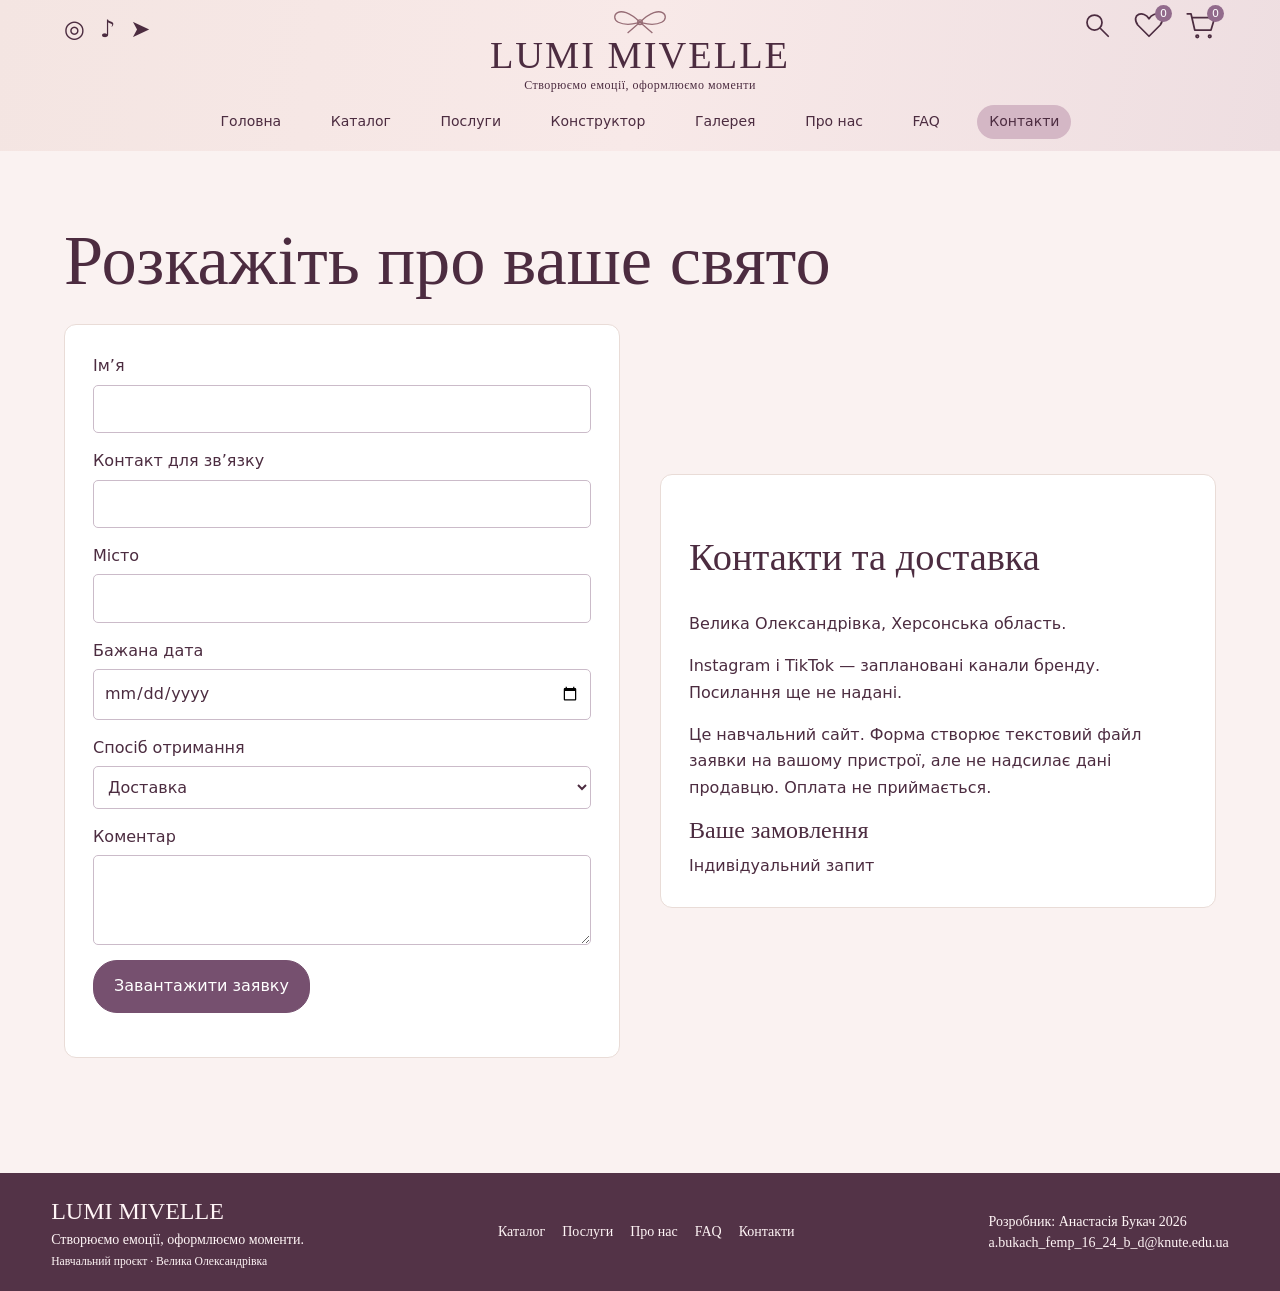
<file: contacts.html>
<!doctype html><html lang="uk"><head><meta charset="utf-8"><meta name="viewport" content="width=device-width,initial-scale=1"><title>Замовлення | LUMI MIVELLE</title><link rel="icon" href="assets/logo.svg"><link rel="stylesheet" href="style.css"><script defer src="script.js"></script></head><body><header class="sitehead"><div class="headtop"><div class="social" title="Соцмережі ще не підключені"><span>◎</span><span>♪</span><span>➤</span></div><a class="wordmark" href="index.html"><svg viewBox="0 0 80 32" class="bow" fill="none" stroke="currentColor" stroke-width="1.7"><path d="M40 15C12-12 0 9 12 15S40 15 40 15C68-12 80 9 68 15S40 15 40 15M40 15 24 29M40 15l16 14"/><circle cx="40" cy="15" r="3"/></svg><span>LUMI MIVELLE</span><small>Створюємо емоції, оформлюємо моменти</small></a><div class="tools"><a href="catalog.html#search" aria-label="Пошук"><svg class="ico" viewBox="0 0 24 24" fill="none" stroke="currentColor" stroke-width="1.4" stroke-linejoin="round" stroke-linecap="round" aria-hidden="true"><circle cx="10" cy="10" r="6"/><path d="m15 15 6 6"/></svg></a><a href="catalog.html?fav=1" aria-label="Обране"><svg class="ico" viewBox="0 0 24 24" fill="none" stroke="currentColor" stroke-width="1.4" stroke-linejoin="round" stroke-linecap="round" aria-hidden="true"><path d="M12 21 3 12C-3 3 8 0 12 7c4-7 15-4 9 5Z"/></svg><sup id="favcount">0</sup></a><a href="cart.html" aria-label="Кошик"><svg class="ico" viewBox="0 0 24 24" fill="none" stroke="currentColor" stroke-width="1.4" stroke-linejoin="round" stroke-linecap="round" aria-hidden="true"><path d="M1 3h3l3 13h13l3-10H5"/><circle cx="9" cy="21" r="1"/><circle cx="19" cy="21" r="1"/></svg><sup id="count">0</sup></a></div></div><nav><a  href="index.html">Головна</a><a  href="catalog.html">Каталог</a><a  href="services.html">Послуги</a><a  href="custom.html">Конструктор</a><a  href="gallery.html">Галерея</a><a  href="about.html">Про нас</a><a  href="about.html#faq">FAQ</a><a class=active href="contacts.html">Контакти</a></nav></header><main><section><h1>Розкажіть про ваше свято</h1><div class="split"><form id="order" class="panel"><label>Ім’я<input name="name" required></label><label>Контакт для зв’язку<input name="contact" required></label><label>Місто<input name="city" required></label><label>Бажана дата<input type="date" name="date" required></label><label>Спосіб отримання<select name="delivery"><option>Доставка</option><option>Локальна видача за погодженням</option></select></label><label>Коментар<textarea name="notes"></textarea></label><button class="btn">Завантажити заявку</button><p id="orderStatus" role="status"></p></form><div class="panel"><h2>Контакти та доставка</h2><p>Велика Олександрівка, Херсонська область.</p><p>Instagram і TikTok — заплановані канали бренду. Посилання ще не надані.</p><p>Це навчальний сайт. Форма створює текстовий файл заявки на вашому пристрої, але не надсилає дані продавцю. Оплата не приймається.</p><h3>Ваше замовлення</h3><div id="orderSummary"></div></div></div></section></main><footer><div><div class="footbrand">LUMI MIVELLE</div>Створюємо емоції, оформлюємо моменти.<br><small>Навчальний проєкт · Велика Олександрівка</small></div><nav><a href="catalog.html">Каталог</a><a href="services.html">Послуги</a><a href="about.html">Про нас</a><a href="about.html#faq">FAQ</a><a href="contacts.html">Контакти</a></nav><div>Розробник: Анастасія Букач 2026<br><a href="mailto:a.bukach_femp_16_24_b_d@knute.edu.ua">a.bukach_femp_16_24_b_d@knute.edu.ua</a></div></footer><div id="toast" role="status"></div></body></html>
</file>
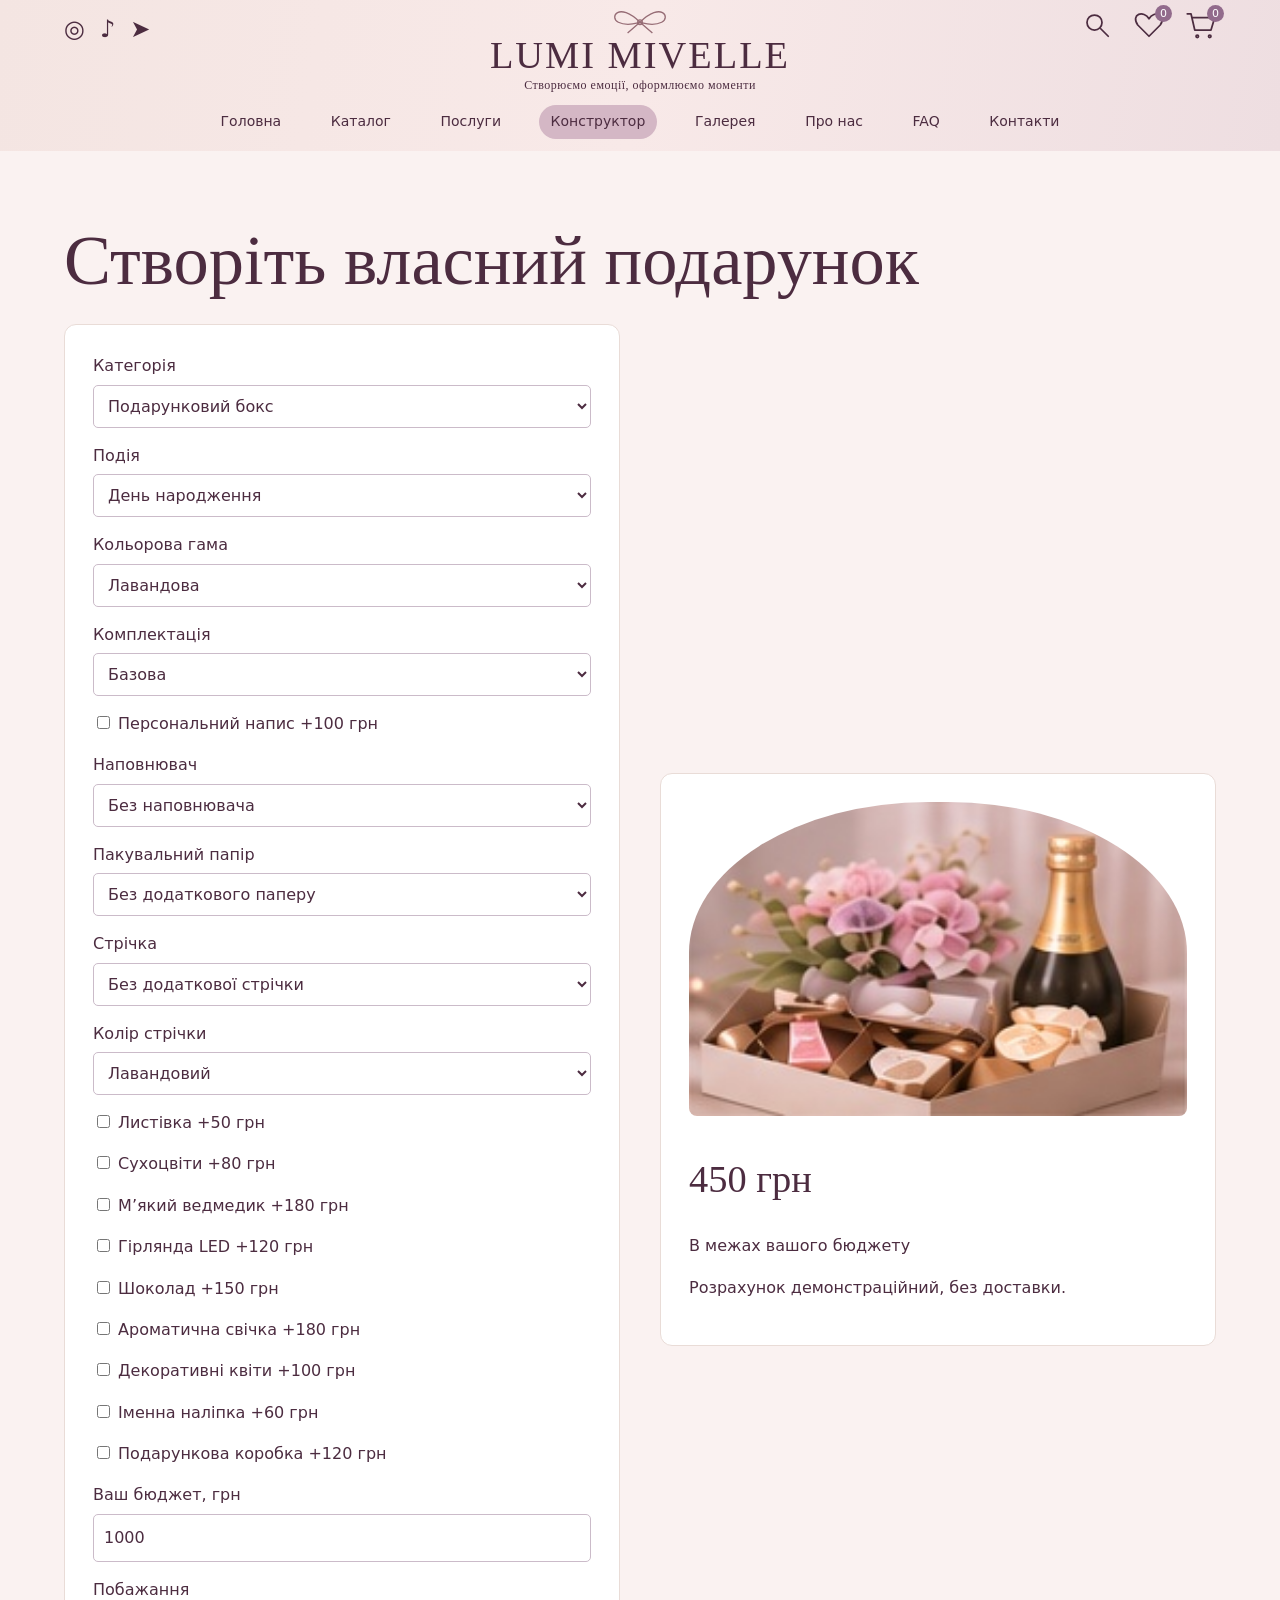
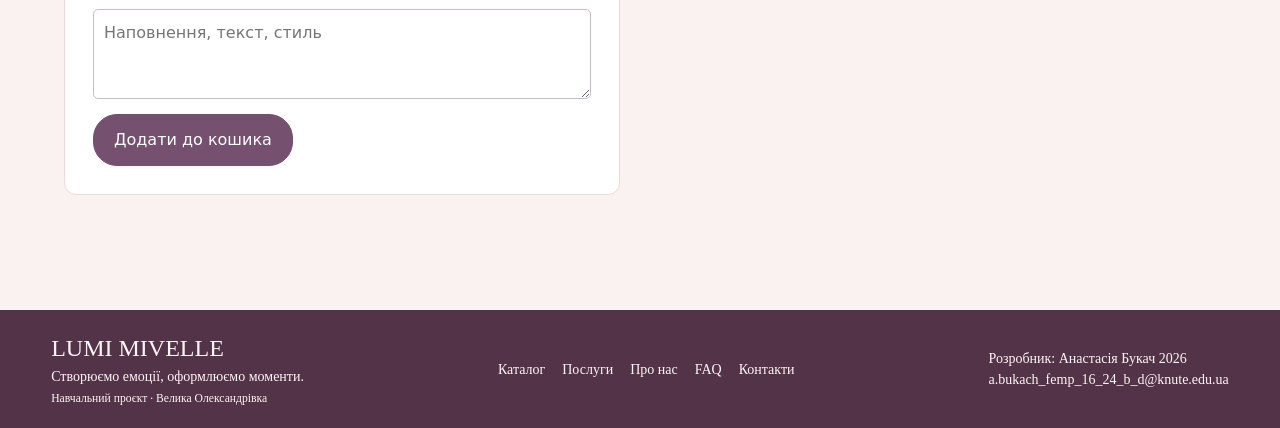
<file: custom.html>
<!doctype html><html lang="uk"><head><meta charset="utf-8"><meta name="viewport" content="width=device-width,initial-scale=1"><title>Конструктор | LUMI MIVELLE</title><link rel="icon" href="assets/logo.svg"><link rel="stylesheet" href="style.css"><script defer src="script.js"></script></head><body><header class="sitehead"><div class="headtop"><div class="social" title="Соцмережі ще не підключені"><span>◎</span><span>♪</span><span>➤</span></div><a class="wordmark" href="index.html"><svg viewBox="0 0 80 32" class="bow" fill="none" stroke="currentColor" stroke-width="1.7"><path d="M40 15C12-12 0 9 12 15S40 15 40 15C68-12 80 9 68 15S40 15 40 15M40 15 24 29M40 15l16 14"/><circle cx="40" cy="15" r="3"/></svg><span>LUMI MIVELLE</span><small>Створюємо емоції, оформлюємо моменти</small></a><div class="tools"><a href="catalog.html#search" aria-label="Пошук"><svg class="ico" viewBox="0 0 24 24" fill="none" stroke="currentColor" stroke-width="1.4" stroke-linejoin="round" stroke-linecap="round" aria-hidden="true"><circle cx="10" cy="10" r="6"/><path d="m15 15 6 6"/></svg></a><a href="catalog.html?fav=1" aria-label="Обране"><svg class="ico" viewBox="0 0 24 24" fill="none" stroke="currentColor" stroke-width="1.4" stroke-linejoin="round" stroke-linecap="round" aria-hidden="true"><path d="M12 21 3 12C-3 3 8 0 12 7c4-7 15-4 9 5Z"/></svg><sup id="favcount">0</sup></a><a href="cart.html" aria-label="Кошик"><svg class="ico" viewBox="0 0 24 24" fill="none" stroke="currentColor" stroke-width="1.4" stroke-linejoin="round" stroke-linecap="round" aria-hidden="true"><path d="M1 3h3l3 13h13l3-10H5"/><circle cx="9" cy="21" r="1"/><circle cx="19" cy="21" r="1"/></svg><sup id="count">0</sup></a></div></div><nav><a  href="index.html">Головна</a><a  href="catalog.html">Каталог</a><a  href="services.html">Послуги</a><a class=active href="custom.html">Конструктор</a><a  href="gallery.html">Галерея</a><a  href="about.html">Про нас</a><a  href="about.html#faq">FAQ</a><a  href="contacts.html">Контакти</a></nav></header><main><section><h1>Створіть власний подарунок</h1><div class="split"><form id="builder" class="panel"><label>Категорія<select name="kind"><option value="450">Подарунковий бокс</option><option value="650">Подарунок у кульці</option><option value="900">DIY-фотозона</option><option value="150">Пакування</option><option value="800">Солодкий букет</option><option value="2900">Виїзна фотозона</option></select></label><label>Подія<select name="event"><option>День народження</option><option>Річниця</option><option>Випускний</option><option>Інше</option><option>Весілля</option><option>Хрестини</option><option>Новий рік</option><option>День закоханих</option></select></label><label>Кольорова гама<select name="color"><option>Лавандова</option><option>Ніжно-рожева</option><option>Молочно-золота</option><option>Бежева</option><option>Чорно-золота</option><option>Блакитна</option><option>Зелена</option><option>Бордова</option></select></label><label>Комплектація<select name="level"><option value="0">Базова</option><option value="250">Стандарт +250 грн</option><option value="500">Преміум +500 грн</option></select></label><label><input type="checkbox" name="extra" value="100"> Персональний напис +100 грн</label><label>Наповнювач<select name="filler"><option value="0">Без наповнювача</option><option value="35">Паперова стружка +35 грн</option><option value="45">Мішура +45 грн</option><option value="50">Пінопластові кульки +50 грн</option><option value="65">Комбінований наповнювач +65 грн</option><option value="55">Декоративне конфеті +55 грн</option><option value="75">Деревна стружка +75 грн</option></select></label><label>Пакувальний папір<select name="paper"><option value="0">Без додаткового паперу</option><option value="35">Крафтовий +35 грн</option><option value="45">Тіш’ю +45 грн</option><option value="60">Перламутровий +60 грн</option><option value="70">Декоративний з візерунком +70 грн</option><option value="80">Матова плівка +80 грн</option><option value="90">Оксамитовий папір +90 грн</option></select></label><label>Стрічка<select name="ribbon"><option value="0">Без додаткової стрічки</option><option value="25">Атласна +25 грн</option><option value="35">Органза +35 грн</option><option value="45">Оксамитова +45 грн</option><option value="55">Репсова +55 грн</option><option value="65">Металізована +65 грн</option></select></label><label>Колір стрічки<select name="ribbonColor"><option>Лавандовий</option><option>Пудровий</option><option>Молочний</option><option>Золотий</option><option>Срібний</option><option>Чорний</option><option>Бордовий</option><option>Блакитний</option><option>Зелений</option><option>Білий</option><option>Темно-синій</option><option>Персиковий</option><option>Фіолетовий</option></select></label><label><input type="checkbox" name="extra" value="50"> Листівка +50 грн</label><label><input type="checkbox" name="extra" value="80"> Сухоцвіти +80 грн</label><label><input type="checkbox" name="extra" value="180"> М’який ведмедик +180 грн</label><label><input type="checkbox" name="extra" value="120"> Гірлянда LED +120 грн</label><label><input type="checkbox" name="extra" value="150"> Шоколад +150 грн</label><label><input type="checkbox" name="extra" value="180"> Ароматична свічка +180 грн</label><label><input type="checkbox" name="extra" value="100"> Декоративні квіти +100 грн</label><label><input type="checkbox" name="extra" value="60"> Іменна наліпка +60 грн</label><label><input type="checkbox" name="extra" value="120"> Подарункова коробка +120 грн</label><label>Ваш бюджет, грн<input type="number" name="budget" min="150" value="1000" required></label><label>Побажання<textarea name="notes" placeholder="Наповнення, текст, стиль"></textarea></label><button class="btn">Додати до кошика</button></form><div class="panel"><img class="preview" src="assets/category4.jpg" alt="Концепт"><h2 id="estimate"></h2><p id="budgetStatus"></p><p>Розрахунок демонстраційний, без доставки.</p></div></div></section></main><footer><div><div class="footbrand">LUMI MIVELLE</div>Створюємо емоції, оформлюємо моменти.<br><small>Навчальний проєкт · Велика Олександрівка</small></div><nav><a href="catalog.html">Каталог</a><a href="services.html">Послуги</a><a href="about.html">Про нас</a><a href="about.html#faq">FAQ</a><a href="contacts.html">Контакти</a></nav><div>Розробник: Анастасія Букач 2026<br><a href="mailto:a.bukach_femp_16_24_b_d@knute.edu.ua">a.bukach_femp_16_24_b_d@knute.edu.ua</a></div></footer><div id="toast" role="status"></div></body></html>
</file>
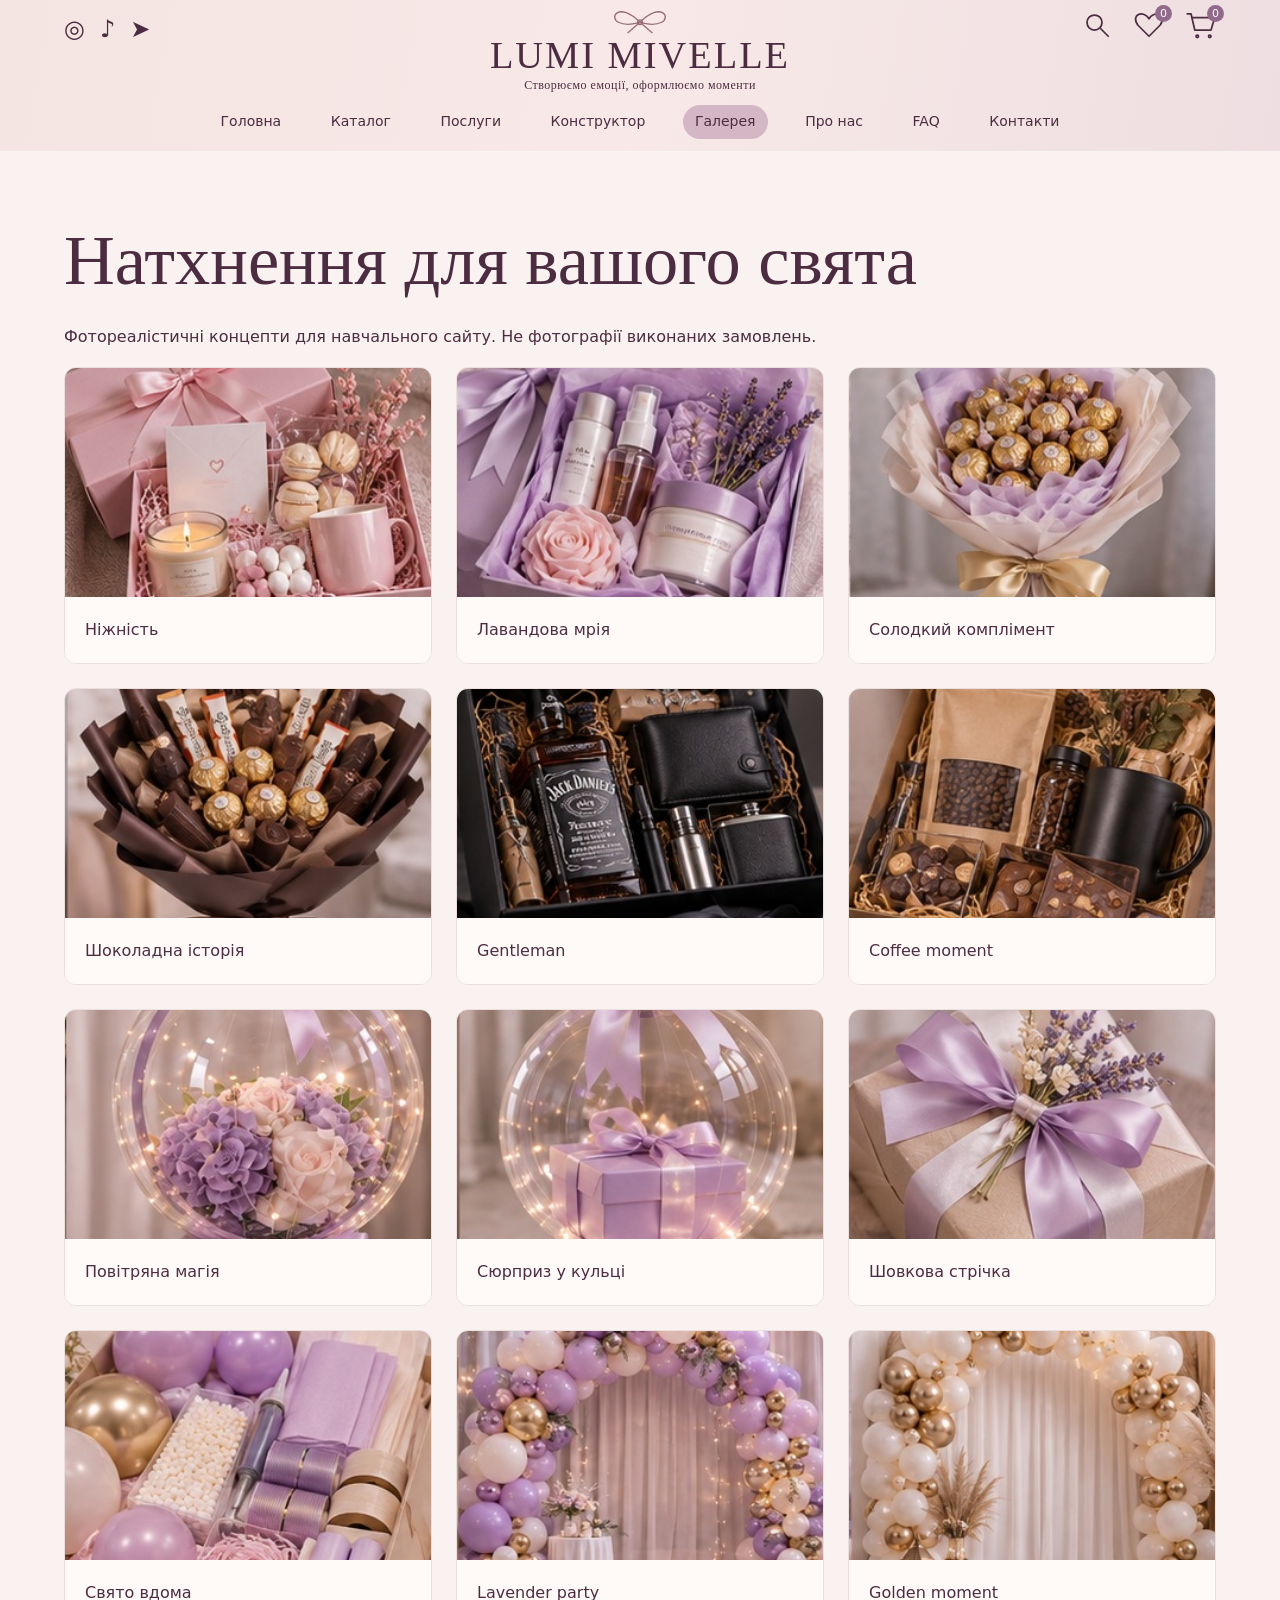
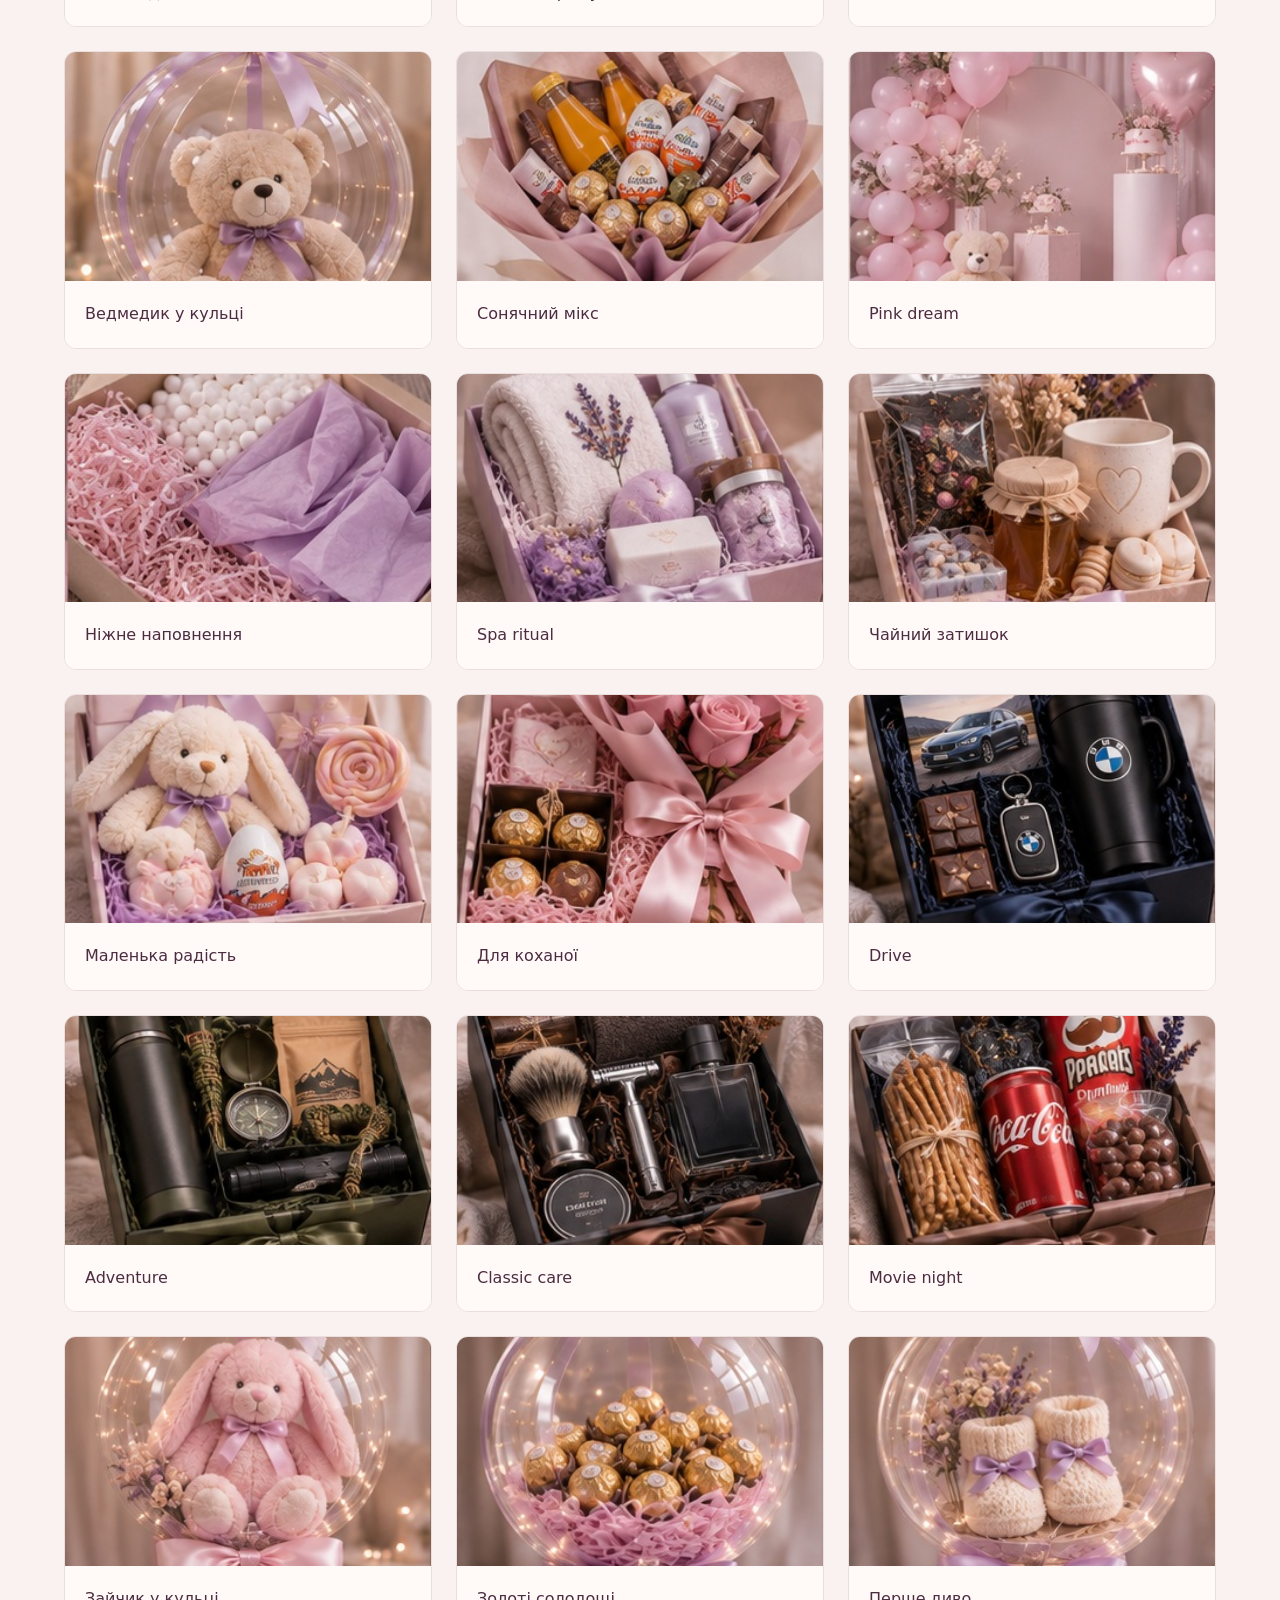
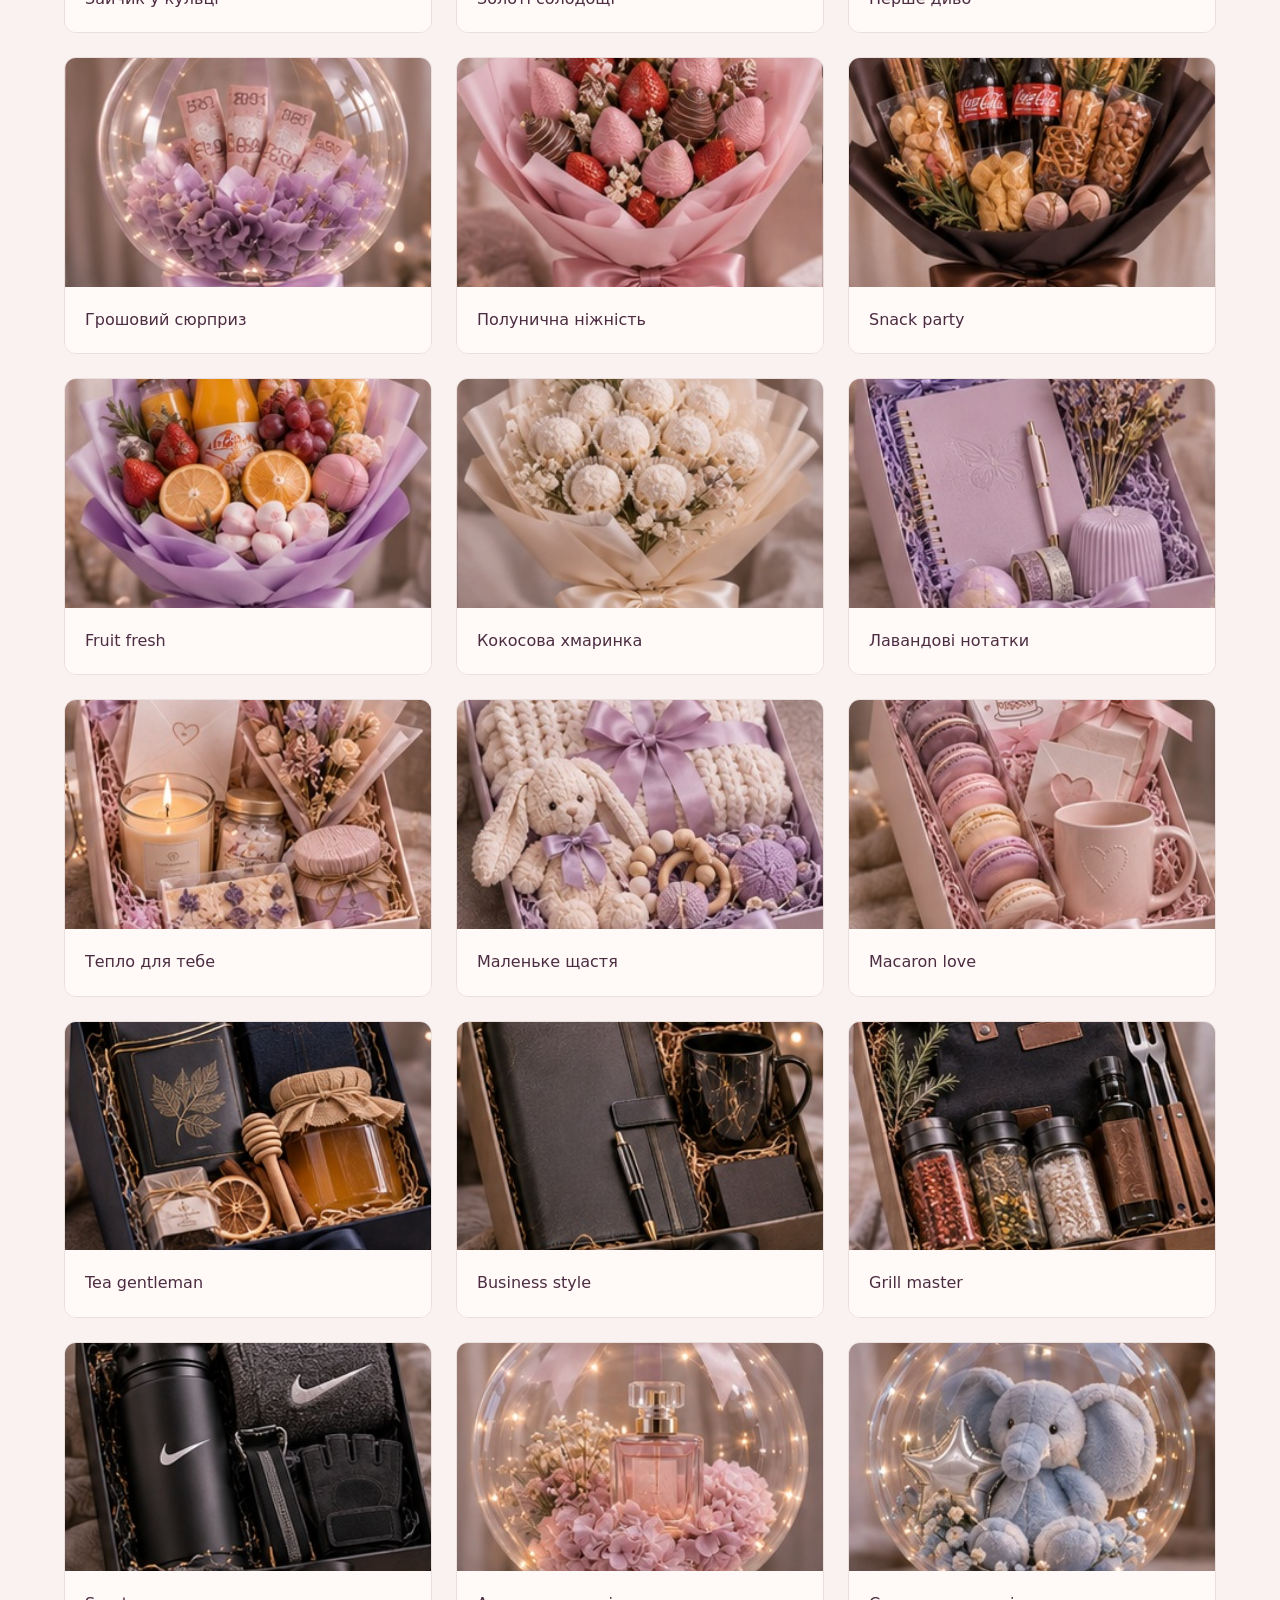
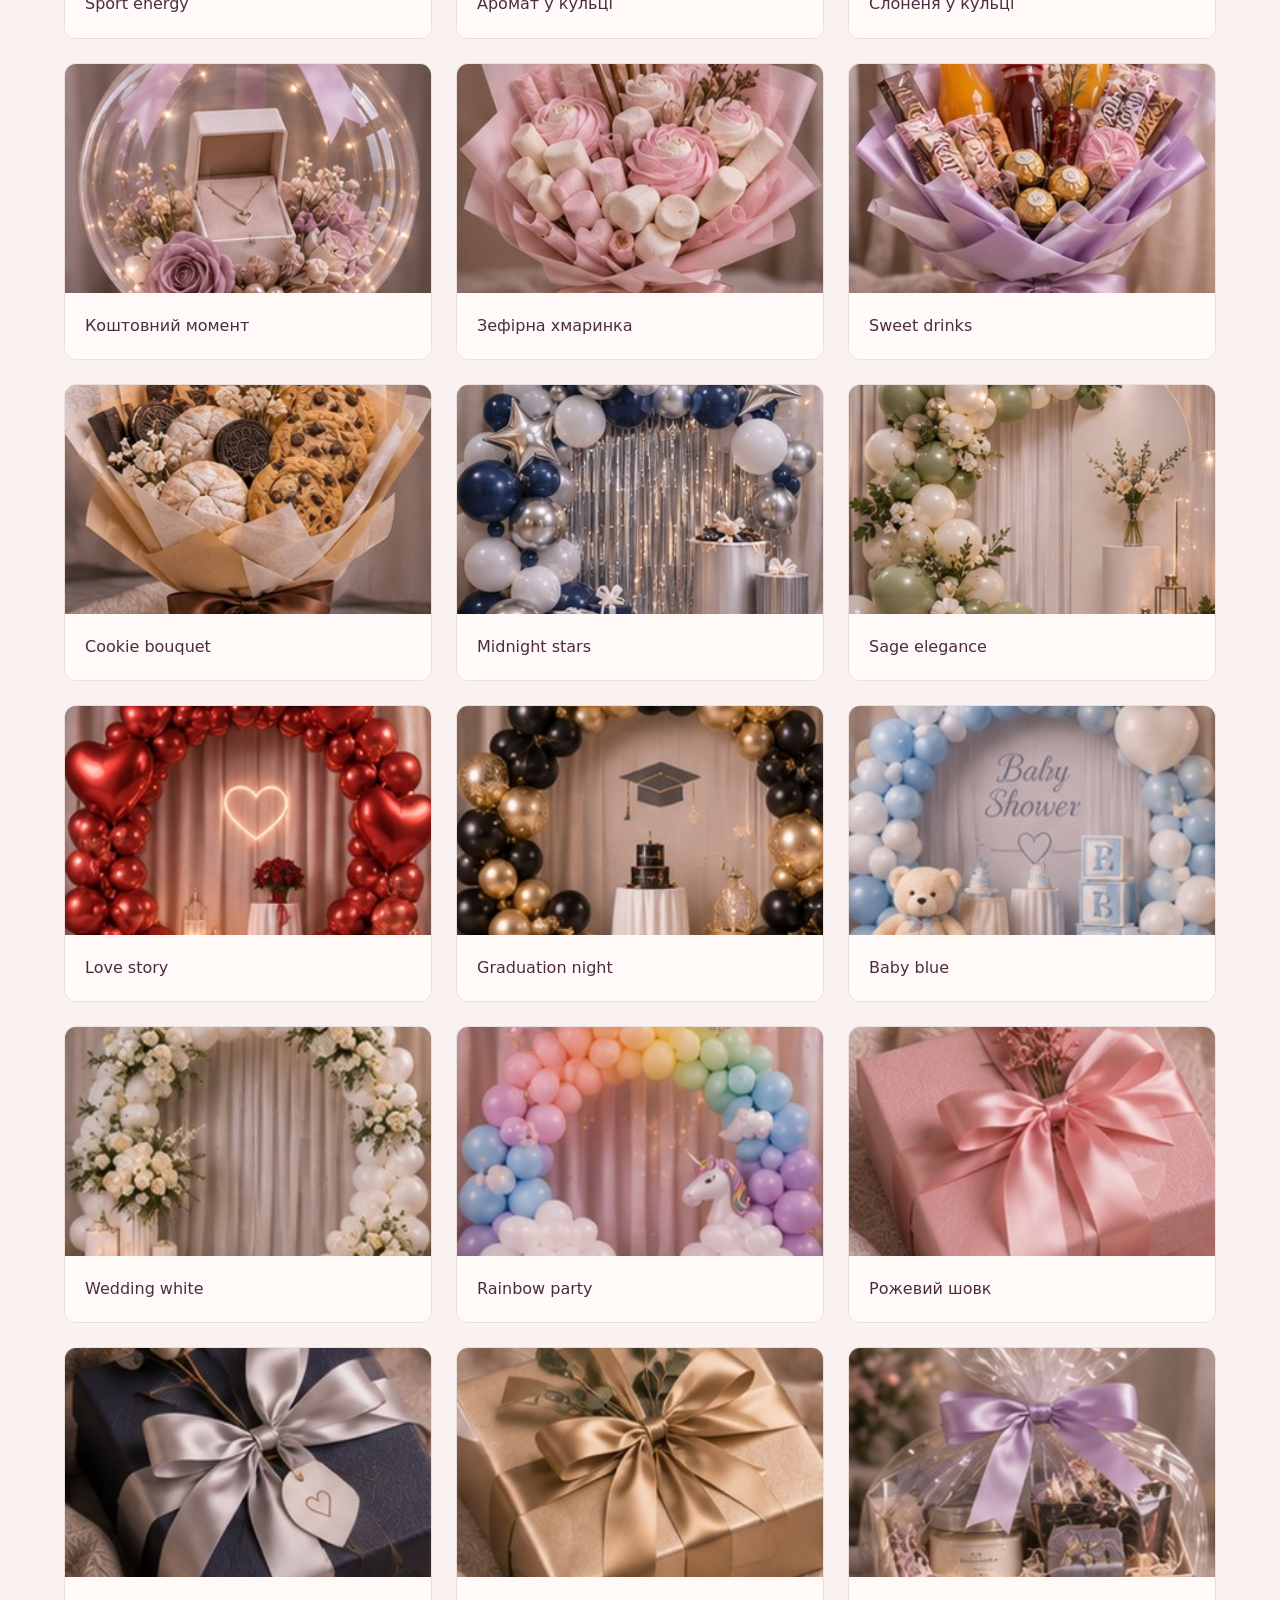
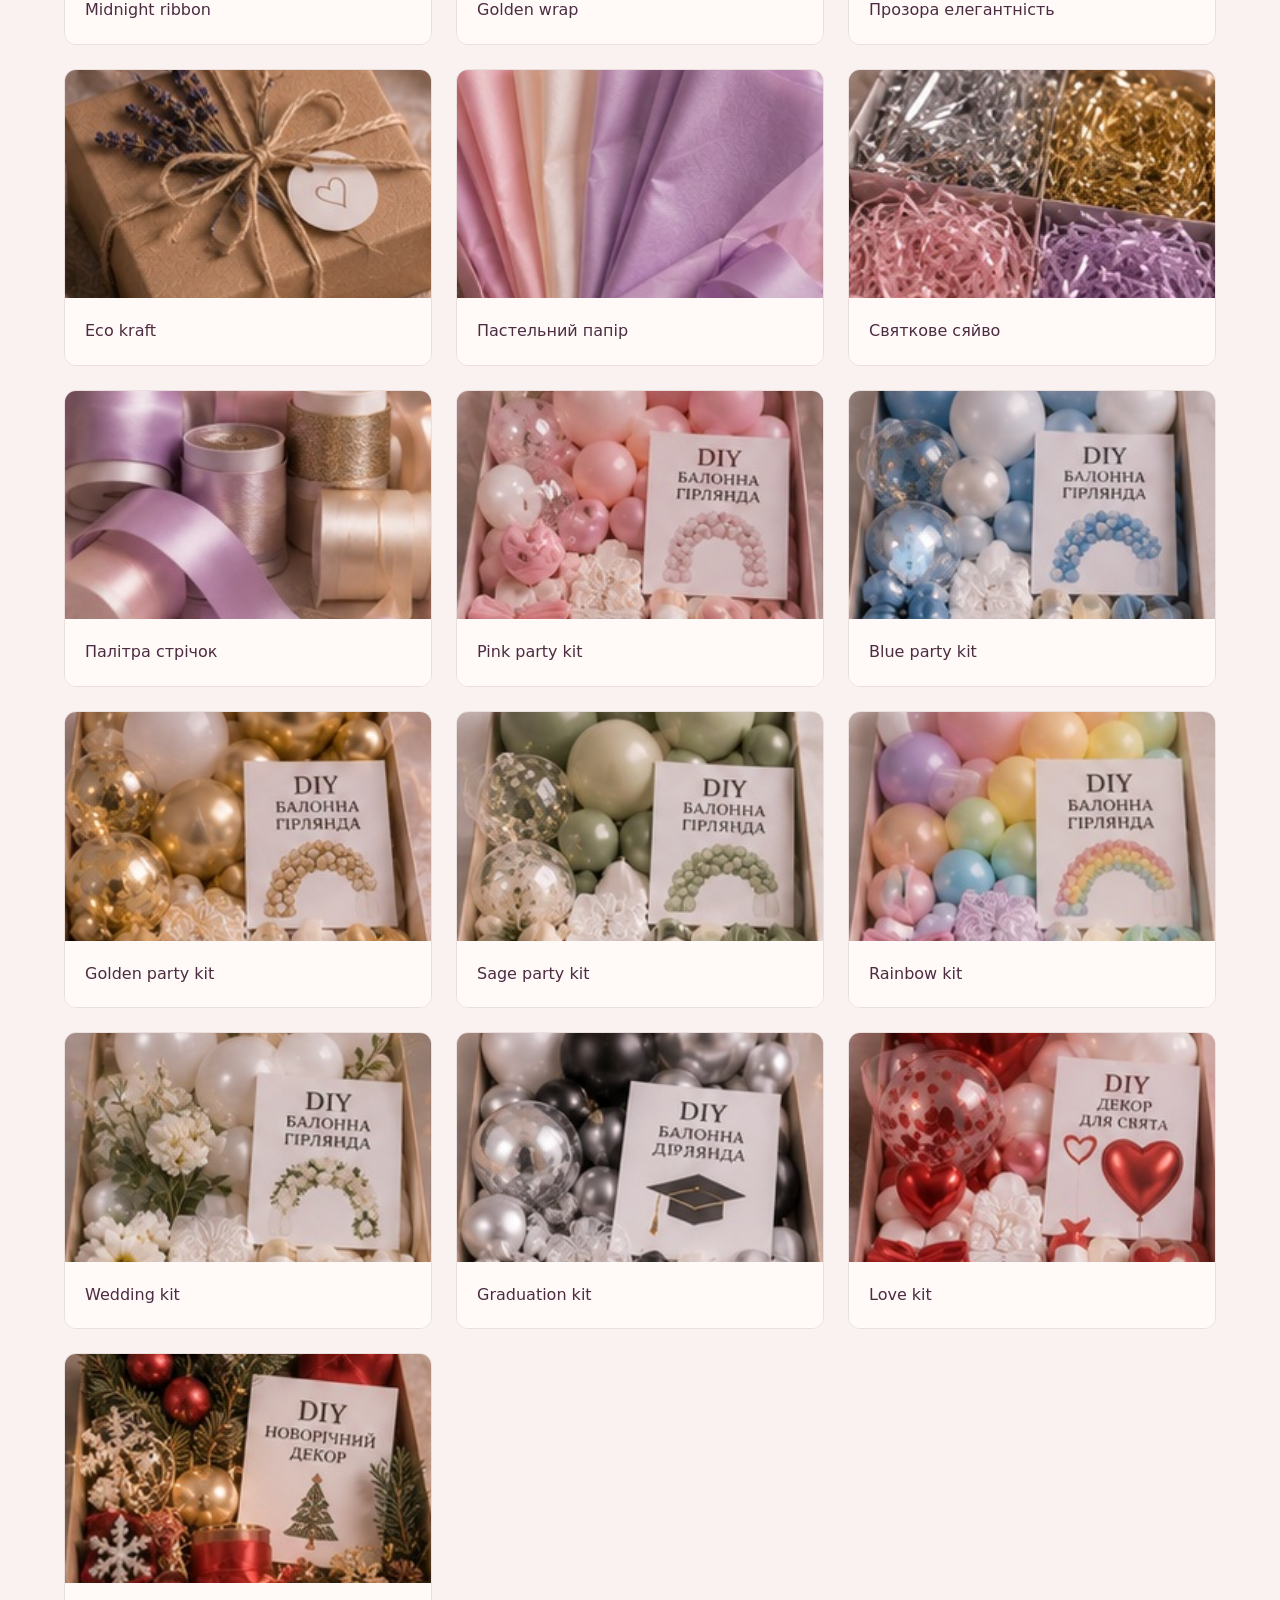
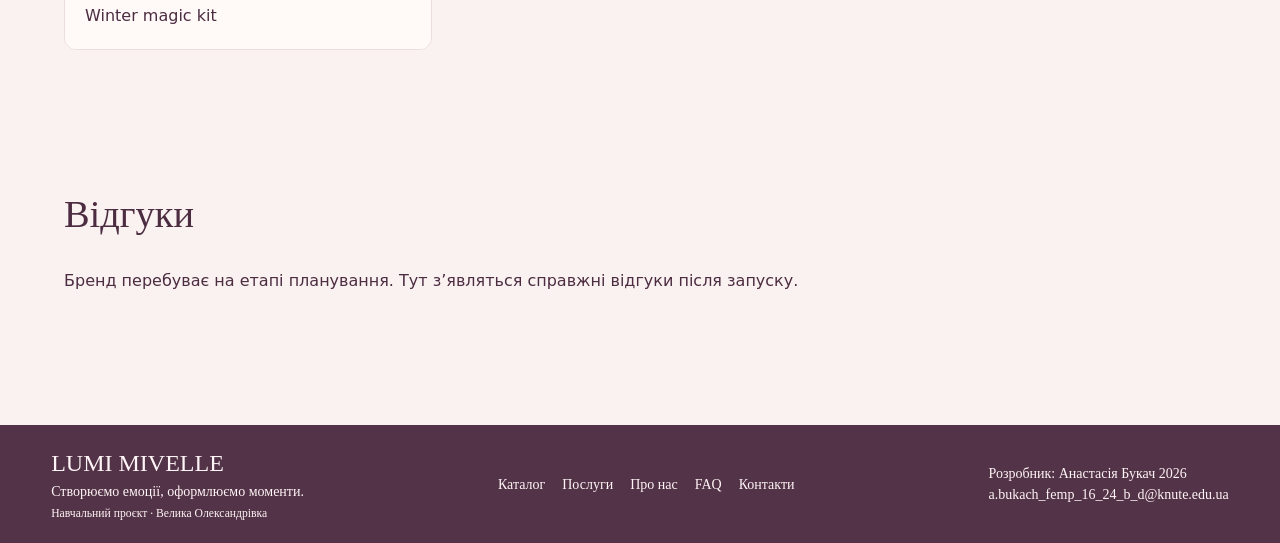
<file: gallery.html>
<!doctype html><html lang="uk"><head><meta charset="utf-8"><meta name="viewport" content="width=device-width,initial-scale=1"><title>Галерея | LUMI MIVELLE</title><link rel="icon" href="assets/logo.svg"><link rel="stylesheet" href="style.css"><script defer src="script.js"></script></head><body><header class="sitehead"><div class="headtop"><div class="social" title="Соцмережі ще не підключені"><span>◎</span><span>♪</span><span>➤</span></div><a class="wordmark" href="index.html"><svg viewBox="0 0 80 32" class="bow" fill="none" stroke="currentColor" stroke-width="1.7"><path d="M40 15C12-12 0 9 12 15S40 15 40 15C68-12 80 9 68 15S40 15 40 15M40 15 24 29M40 15l16 14"/><circle cx="40" cy="15" r="3"/></svg><span>LUMI MIVELLE</span><small>Створюємо емоції, оформлюємо моменти</small></a><div class="tools"><a href="catalog.html#search" aria-label="Пошук"><svg class="ico" viewBox="0 0 24 24" fill="none" stroke="currentColor" stroke-width="1.4" stroke-linejoin="round" stroke-linecap="round" aria-hidden="true"><circle cx="10" cy="10" r="6"/><path d="m15 15 6 6"/></svg></a><a href="catalog.html?fav=1" aria-label="Обране"><svg class="ico" viewBox="0 0 24 24" fill="none" stroke="currentColor" stroke-width="1.4" stroke-linejoin="round" stroke-linecap="round" aria-hidden="true"><path d="M12 21 3 12C-3 3 8 0 12 7c4-7 15-4 9 5Z"/></svg><sup id="favcount">0</sup></a><a href="cart.html" aria-label="Кошик"><svg class="ico" viewBox="0 0 24 24" fill="none" stroke="currentColor" stroke-width="1.4" stroke-linejoin="round" stroke-linecap="round" aria-hidden="true"><path d="M1 3h3l3 13h13l3-10H5"/><circle cx="9" cy="21" r="1"/><circle cx="19" cy="21" r="1"/></svg><sup id="count">0</sup></a></div></div><nav><a  href="index.html">Головна</a><a  href="catalog.html">Каталог</a><a  href="services.html">Послуги</a><a  href="custom.html">Конструктор</a><a class=active href="gallery.html">Галерея</a><a  href="about.html">Про нас</a><a  href="about.html#faq">FAQ</a><a  href="contacts.html">Контакти</a></nav></header><main><section><h1>Натхнення для вашого свята</h1><p>Фотореалістичні концепти для навчального сайту. Не фотографії виконаних замовлень.</p><div class="grid" id="gallery"></div></section><section><h2>Відгуки</h2><p>Бренд перебуває на етапі планування. Тут з’являться справжні відгуки після запуску.</p></section></main><footer><div><div class="footbrand">LUMI MIVELLE</div>Створюємо емоції, оформлюємо моменти.<br><small>Навчальний проєкт · Велика Олександрівка</small></div><nav><a href="catalog.html">Каталог</a><a href="services.html">Послуги</a><a href="about.html">Про нас</a><a href="about.html#faq">FAQ</a><a href="contacts.html">Контакти</a></nav><div>Розробник: Анастасія Букач 2026<br><a href="mailto:a.bukach_femp_16_24_b_d@knute.edu.ua">a.bukach_femp_16_24_b_d@knute.edu.ua</a></div></footer><div id="toast" role="status"></div></body></html>
</file>
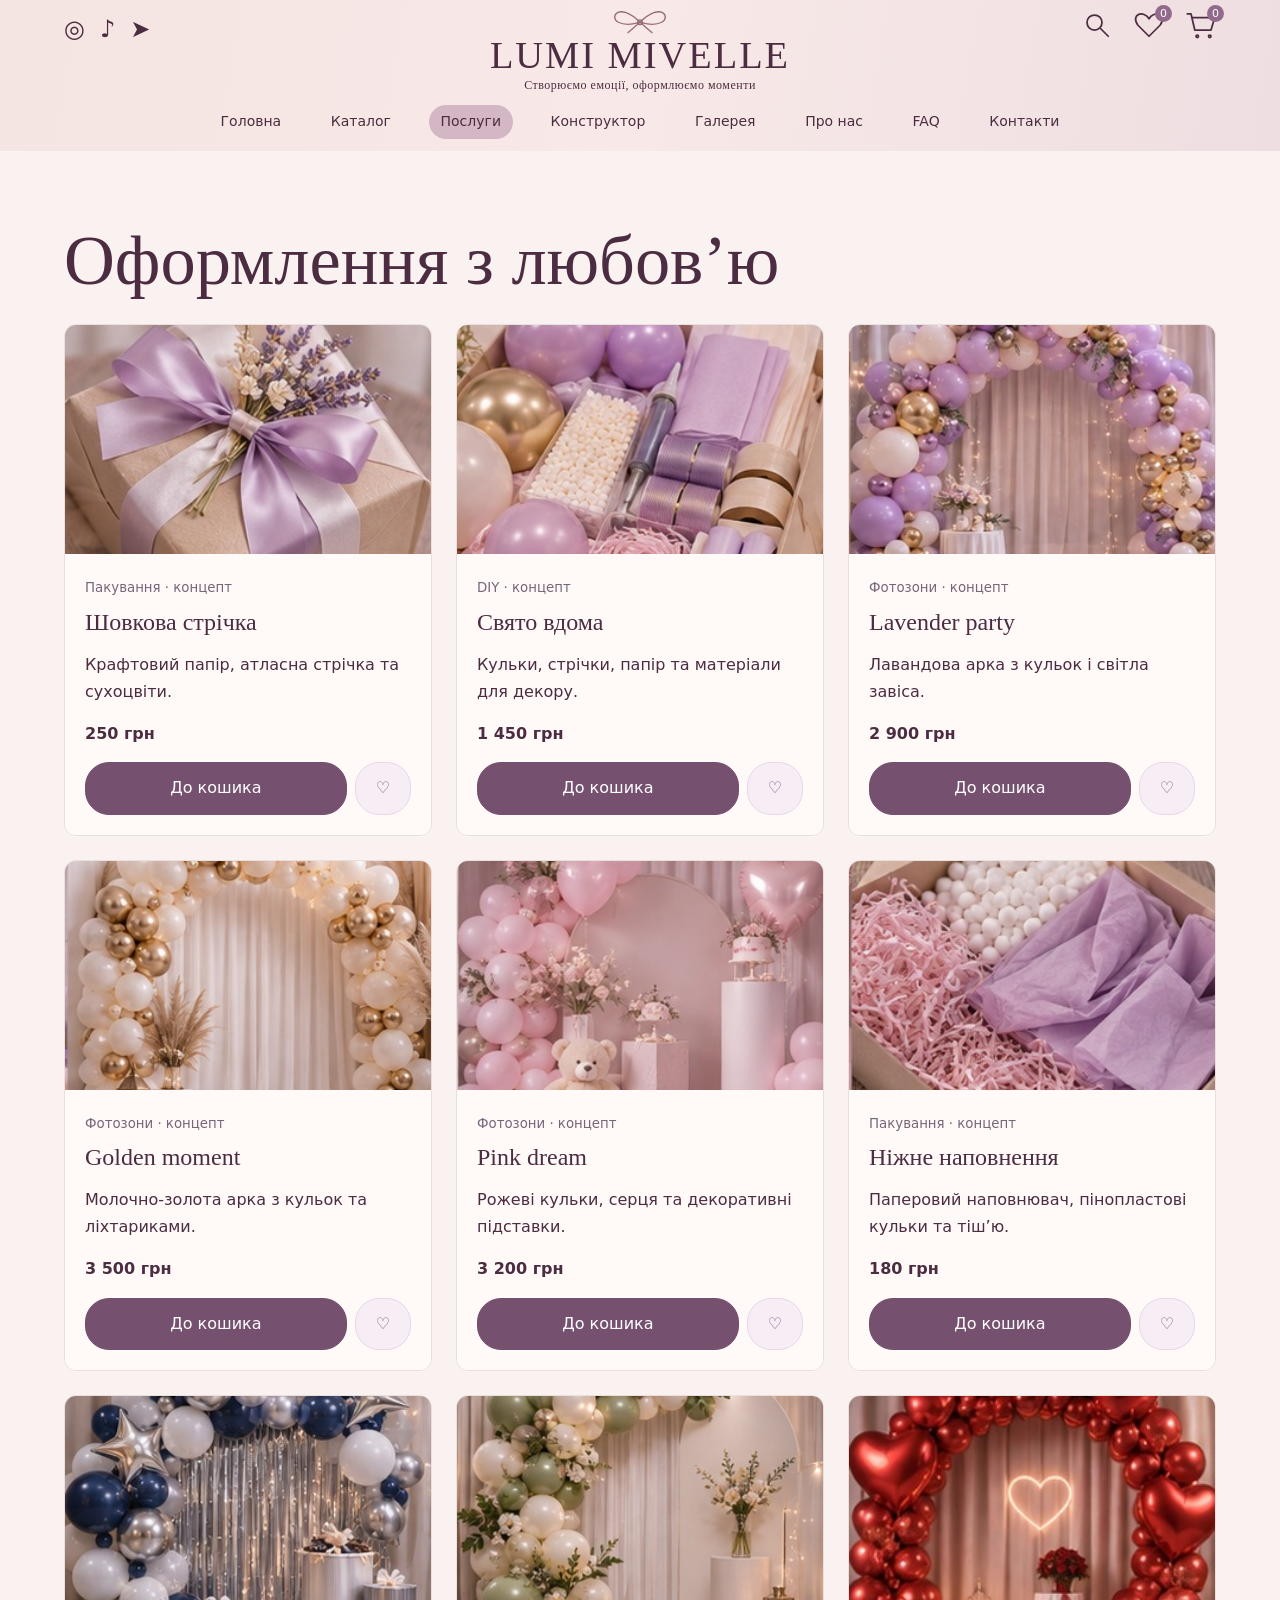
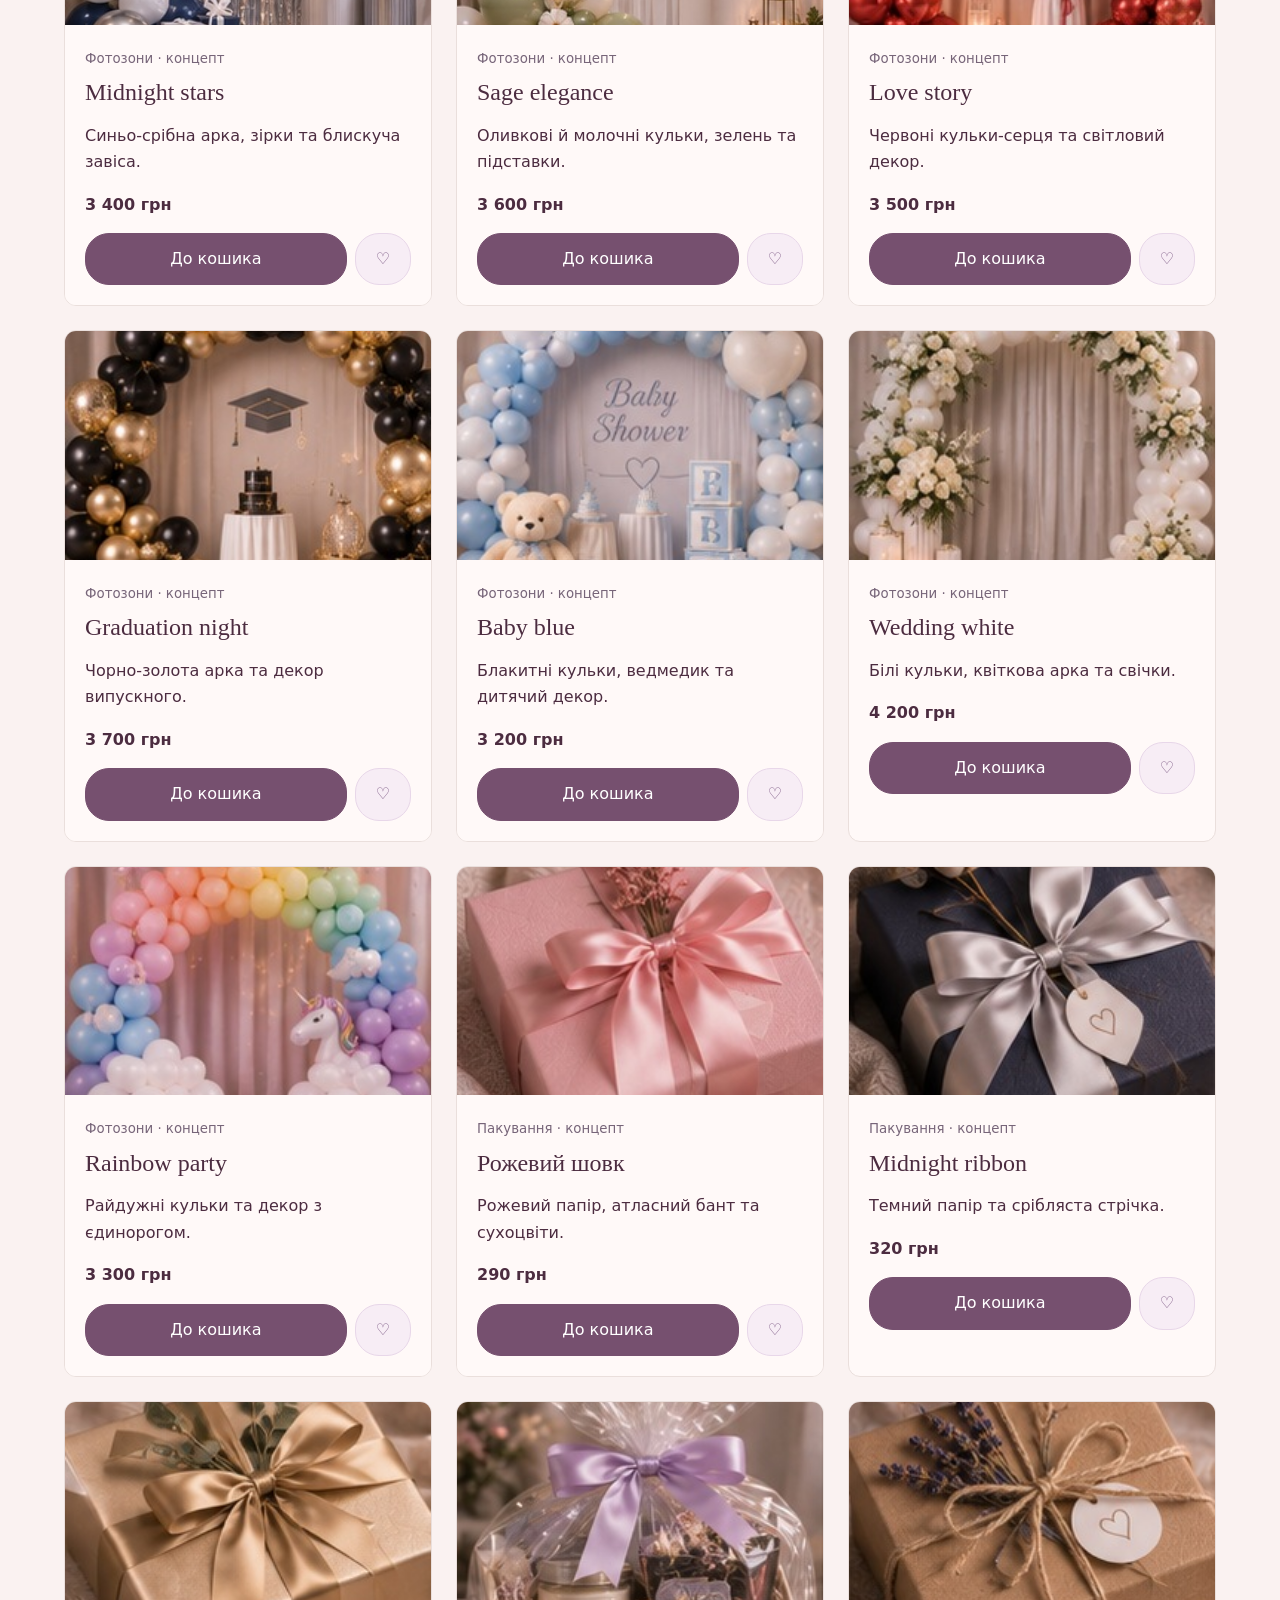
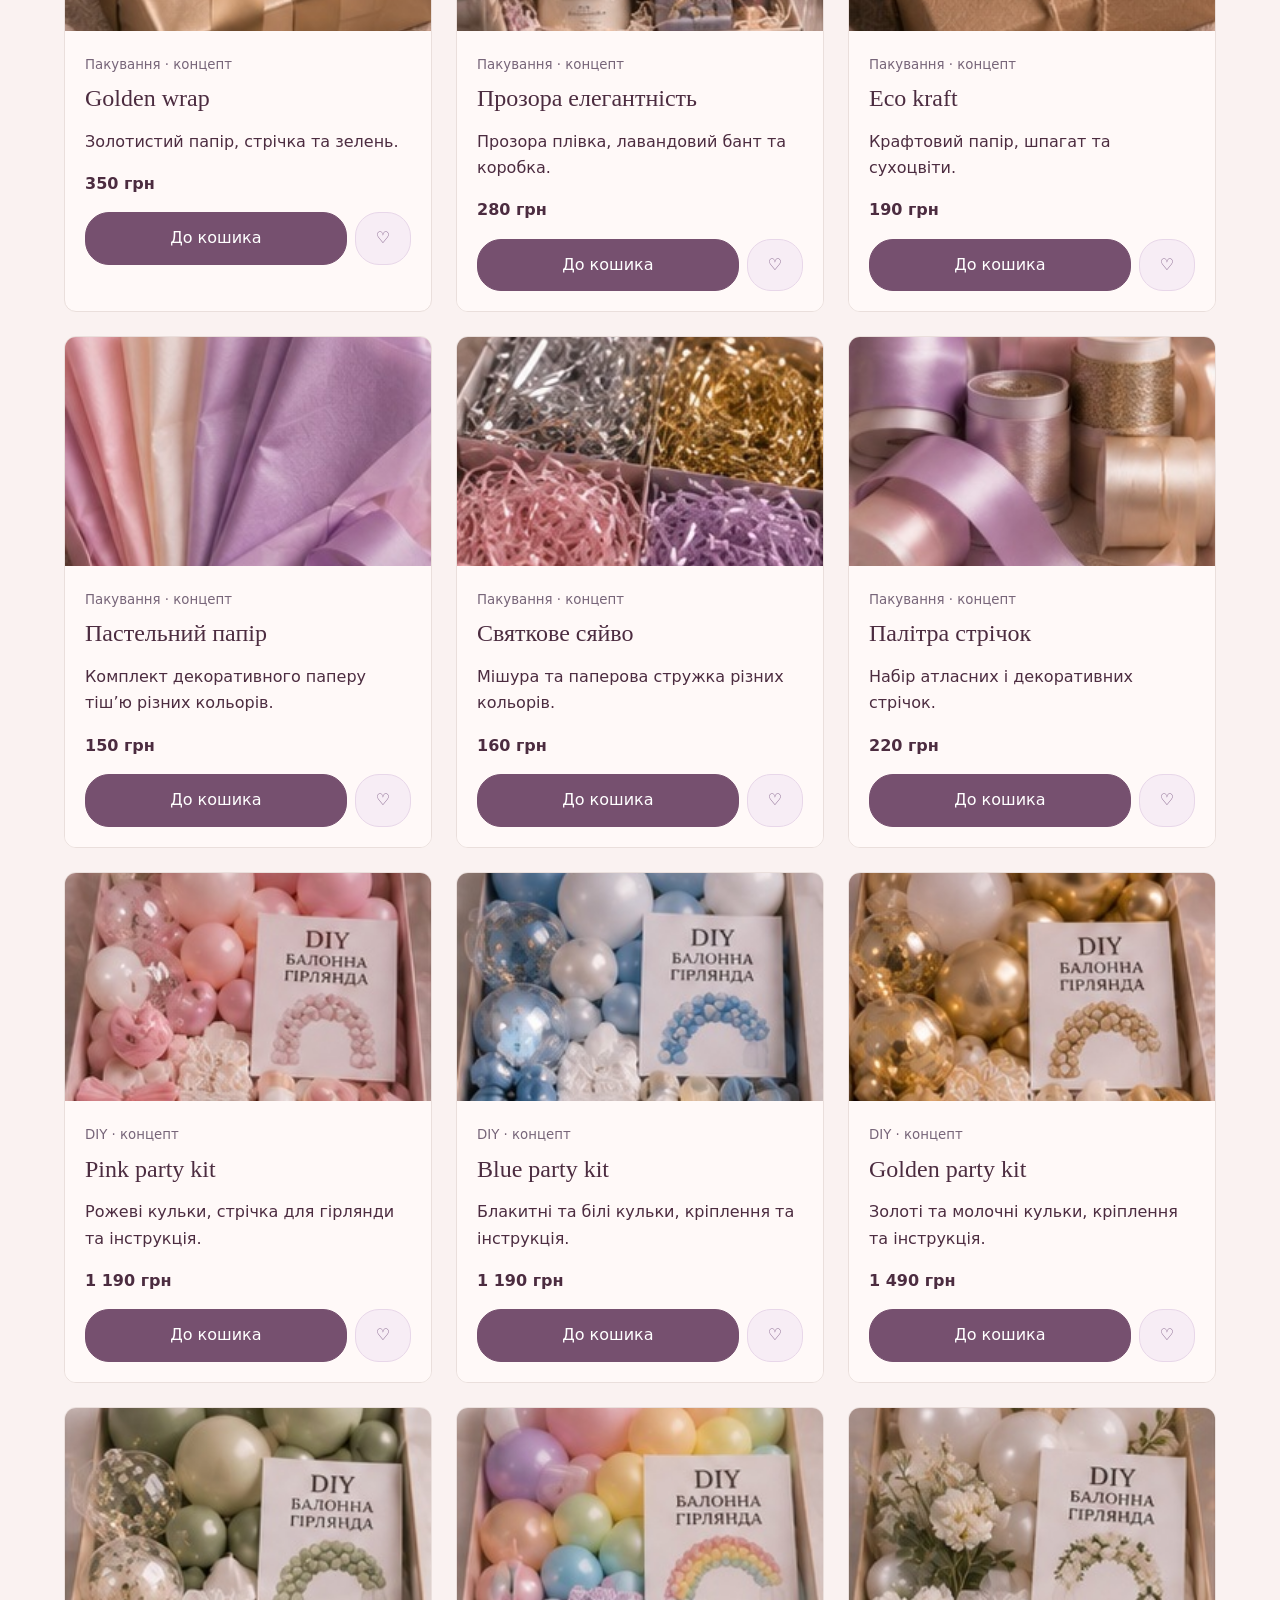
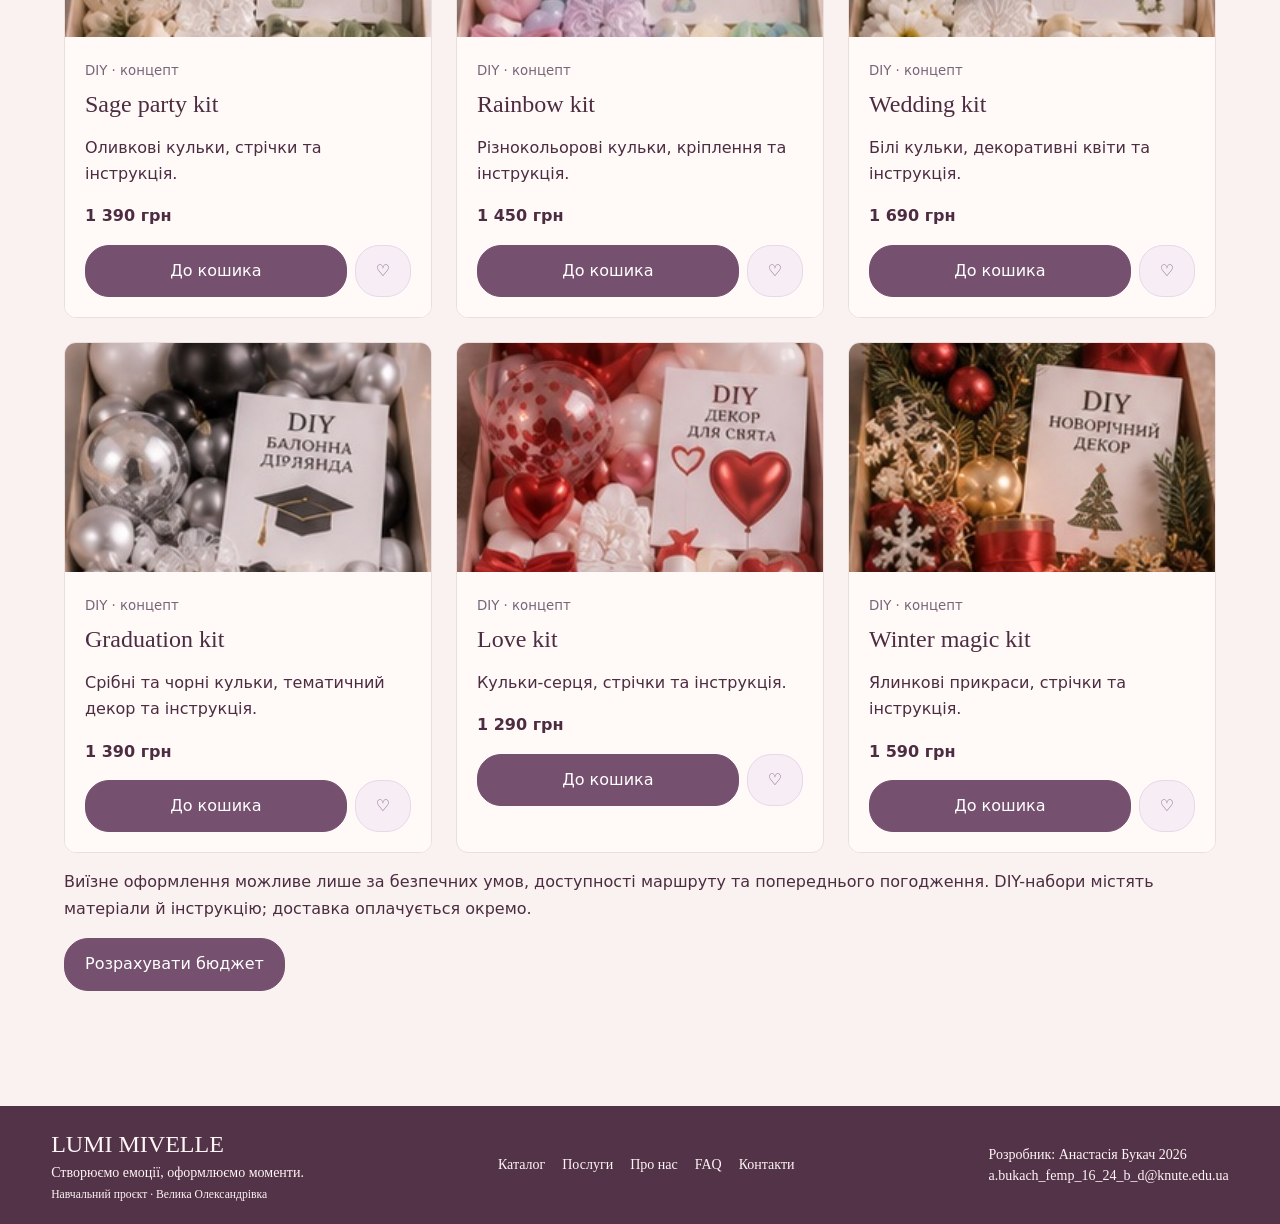
<file: services.html>
<!doctype html><html lang="uk"><head><meta charset="utf-8"><meta name="viewport" content="width=device-width,initial-scale=1"><title>Послуги | LUMI MIVELLE</title><link rel="icon" href="assets/logo.svg"><link rel="stylesheet" href="style.css"><script defer src="script.js"></script></head><body><header class="sitehead"><div class="headtop"><div class="social" title="Соцмережі ще не підключені"><span>◎</span><span>♪</span><span>➤</span></div><a class="wordmark" href="index.html"><svg viewBox="0 0 80 32" class="bow" fill="none" stroke="currentColor" stroke-width="1.7"><path d="M40 15C12-12 0 9 12 15S40 15 40 15C68-12 80 9 68 15S40 15 40 15M40 15 24 29M40 15l16 14"/><circle cx="40" cy="15" r="3"/></svg><span>LUMI MIVELLE</span><small>Створюємо емоції, оформлюємо моменти</small></a><div class="tools"><a href="catalog.html#search" aria-label="Пошук"><svg class="ico" viewBox="0 0 24 24" fill="none" stroke="currentColor" stroke-width="1.4" stroke-linejoin="round" stroke-linecap="round" aria-hidden="true"><circle cx="10" cy="10" r="6"/><path d="m15 15 6 6"/></svg></a><a href="catalog.html?fav=1" aria-label="Обране"><svg class="ico" viewBox="0 0 24 24" fill="none" stroke="currentColor" stroke-width="1.4" stroke-linejoin="round" stroke-linecap="round" aria-hidden="true"><path d="M12 21 3 12C-3 3 8 0 12 7c4-7 15-4 9 5Z"/></svg><sup id="favcount">0</sup></a><a href="cart.html" aria-label="Кошик"><svg class="ico" viewBox="0 0 24 24" fill="none" stroke="currentColor" stroke-width="1.4" stroke-linejoin="round" stroke-linecap="round" aria-hidden="true"><path d="M1 3h3l3 13h13l3-10H5"/><circle cx="9" cy="21" r="1"/><circle cx="19" cy="21" r="1"/></svg><sup id="count">0</sup></a></div></div><nav><a  href="index.html">Головна</a><a  href="catalog.html">Каталог</a><a class=active href="services.html">Послуги</a><a  href="custom.html">Конструктор</a><a  href="gallery.html">Галерея</a><a  href="about.html">Про нас</a><a  href="about.html#faq">FAQ</a><a  href="contacts.html">Контакти</a></nav></header><main><section><h1>Оформлення з любов’ю</h1><div class="grid" id="services"></div><p>Виїзне оформлення можливе лише за безпечних умов, доступності маршруту та попереднього погодження. DIY-набори містять матеріали й інструкцію; доставка оплачується окремо.</p><a class="btn" href="custom.html">Розрахувати бюджет</a></section></main><footer><div><div class="footbrand">LUMI MIVELLE</div>Створюємо емоції, оформлюємо моменти.<br><small>Навчальний проєкт · Велика Олександрівка</small></div><nav><a href="catalog.html">Каталог</a><a href="services.html">Послуги</a><a href="about.html">Про нас</a><a href="about.html#faq">FAQ</a><a href="contacts.html">Контакти</a></nav><div>Розробник: Анастасія Букач 2026<br><a href="mailto:a.bukach_femp_16_24_b_d@knute.edu.ua">a.bukach_femp_16_24_b_d@knute.edu.ua</a></div></footer><div id="toast" role="status"></div></body></html>
</file>
<file: style.css>
:root{--ink:#493c48;--gold:#a17a43;--cream:#fffbf6;--lav:#e8def2;--pink:#f5dfe7}*{box-sizing:border-box}body{margin:0;background:var(--cream);color:var(--ink);font:16px/1.65 system-ui,sans-serif}a{color:inherit;text-decoration:none}a:hover{text-decoration:underline}header{display:flex;align-items:center;justify-content:space-between;gap:20px;padding:18px 4%;border-bottom:1px solid #e7d9d1;background:#fffaf5;flex-wrap:wrap}.brand{font:26px Georgia,serif;letter-spacing:3px;display:flex;align-items:center;gap:8px}.brand img{width:38px}.brand span{font-size:15px}nav,.tools{display:flex;gap:17px;flex-wrap:wrap;font-size:14px}.tools a{font-weight:600}main{max-width:1280px;margin:auto;padding:0 5% 60px}section{padding:55px 0;animation:appear .5s ease-out}@keyframes appear{from{opacity:0;transform:translateY(8px)}to{opacity:1;transform:none}}h1,h2,h3{font-family:Georgia,serif;font-weight:400;line-height:1.15}h1{font-size:clamp(38px,5.5vw,76px);margin:14px 0 24px}h2{font-size:clamp(28px,3vw,42px)}h3{font-size:24px;margin:8px 0}em{color:#8a6a91}.eyebrow{font-size:12px;letter-spacing:3px;color:#866239;font-weight:700}.hero,.split{display:grid;grid-template-columns:1fr 1fr;gap:40px;align-items:center}.hero img,.preview{width:100%;border-radius:48% 48% 8px 8px}.hero p{max-width:500px;margin-bottom:30px}.btn,button{display:inline-block;background:#65516d;color:white;border:1px solid #65516d;border-radius:5px;padding:12px 20px;font:inherit;cursor:pointer;text-decoration:none}.btn:hover,button:hover{background:#80688b;text-decoration:none}.secondary{background:transparent;color:var(--ink)}.secondary:hover{background:var(--lav)}.grid{display:grid;grid-template-columns:repeat(3,minmax(0,1fr));gap:24px}.product{background:white;border:1px solid #eadfdc;border-radius:12px;overflow:hidden;transition:transform .2s,box-shadow .2s}.product:hover{transform:translateY(-4px);box-shadow:0 12px 30px #57465315}.product img{width:100%;display:block;aspect-ratio:5/4;object-fit:cover}.productbody{padding:20px}.product small{color:#776579}.actions{display:flex;gap:8px;margin-top:15px}.actions button:first-child{flex:1}.heart{background:#f7edf5;color:#795580;border-color:#e8d7e9}.banner{background:linear-gradient(110deg,var(--lav),var(--pink),#f2e4d2);text-align:center;padding:45px 20px;border-radius:16px}.steps{display:grid;grid-template-columns:repeat(3,1fr);gap:20px}.steps article,.panel{background:#fff;border:1px solid #e9dcd7;padding:28px;border-radius:12px}.steps b{color:var(--gold);font-size:24px}.filters{display:flex;flex-wrap:wrap;gap:12px;align-items:center;margin:25px 0}input,select,textarea{font:inherit;color:inherit;background:#fff;border:1px solid #cbbbc9;border-radius:5px;padding:10px;max-width:100%}input[type=checkbox]{accent-color:#80688b}form label{display:block;margin-bottom:15px}form label input:not([type=checkbox]),form select,form textarea{display:block;width:100%;margin-top:5px}textarea{min-height:90px}.cartrow{display:flex;align-items:center;gap:10px;border-bottom:1px solid #ddd0d7;padding:15px 0;flex-wrap:wrap}.cartrow span:first-child{flex:1;min-width:160px}details{border-bottom:1px solid #e4d6d9;padding:16px 0}summary{cursor:pointer;font-weight:600}footer{background:#eee4ef;text-align:center;padding:35px 15px;font-size:14px;overflow-wrap:anywhere}footer .brand{justify-content:center}#toast{position:fixed;bottom:20px;right:20px;background:#493c48;color:white;padding:12px 20px;border-radius:8px;opacity:0;pointer-events:none;transition:opacity .2s}#toast.show{opacity:1}:focus-visible{outline:3px solid #a17a43;outline-offset:3px}@media(max-width:760px){.hero,.split{grid-template-columns:1fr;gap:20px}.grid{grid-template-columns:repeat(2,minmax(0,1fr));gap:12px}.steps{grid-template-columns:1fr}header{gap:12px}nav{gap:10px}section{padding:32px 0}.productbody{padding:12px}.actions{flex-wrap:wrap}.actions button{padding:8px 10px;font-size:13px}.product h3{font-size:20px}}@media(max-width:380px){.grid{grid-template-columns:1fr}}@media(prefers-reduced-motion:reduce){*{animation:none!important;transition:none!important}}
:root{--ink:#4c2c40;--cream:#faf2f1;--lav:#e7d8e8;--pink:#f0dfe1}body{background:var(--cream)}.sitehead{display:block;padding:10px 5% 12px;background:linear-gradient(100deg,#f4e5e2,#f8e9e8,#eedee1);border:0}.headtop{display:grid;grid-template-columns:1fr 2fr 1fr;align-items:start}.wordmark{display:flex;align-items:center;flex-direction:column;font:clamp(24px,3vw,46px)/1 Georgia,serif;letter-spacing:2px}.wordmark small{font:12px Georgia,serif;letter-spacing:.5px;margin:4px 0 12px}.bow{width:62px;height:26px;color:#976d76}.social{display:flex;gap:15px;font-size:24px}.tools{justify-content:flex-end;gap:22px}.tools a{position:relative}.ico{width:30px;height:30px;vertical-align:middle}.tools sup{position:absolute;right:-8px;top:-5px;background:#926b8c;color:white;border-radius:50%;font:11px system-ui;padding:2px 5px}.sitehead nav{justify-content:center;gap:clamp(8px,2vw,32px);align-items:center}.sitehead nav a{padding:5px 12px}.sitehead nav .active{background:#d4b7c5;border-radius:30px}.btn,button{background:#76506f;border-color:#76506f;border-radius:24px}.home{max-width:none;padding:0 0 18px}.hero-new{padding:0;display:grid;grid-template-columns:36% 64%;background:#e4cec6;align-items:stretch;overflow:hidden;position:relative}.hero-new img{width:100%;height:auto;display:block;align-self:center}.hero-copy{background:linear-gradient(90deg,#f1e0dc88,#f1e0dc22),url('assets/curtain.jpg') center/100% 100%;padding:clamp(22px,4vw,65px) 0 clamp(30px,4vw,65px) 15%;display:flex;flex-direction:column;justify-content:center;align-items:flex-start}.hero-copy h1{font-size:clamp(28px,3.5vw,60px);letter-spacing:-1px;margin:12px 0 20px;line-height:1.04}.hero-copy p{font-size:clamp(12px,1.15vw,18px);margin:0 0 18px}.hero-copy>span{font:14px Georgia,serif;letter-spacing:1px}.benefits{position:relative;margin:-15px auto 0;width:90%;display:grid;grid-template-columns:repeat(5,1fr);background:#f8eaea;border-radius:22px;box-shadow:0 5px 12px #69435120;padding:12px;gap:0}.benefits>div{display:flex;align-items:center;justify-content:center;gap:12px;padding:4px 14px;border-right:1px solid #c8aeb8;font:16px Georgia,serif}.benefits>div:last-child{border:0}.benefits .ico{flex:none;width:36px;height:36px}.directions{padding:15px 2.5% 12px;text-align:center}.directions h2{margin:0;font-size:clamp(24px,2.3vw,36px)}.directions>.bow{height:16px;width:32px;margin:3px auto 8px}.category-grid{display:grid;grid-template-columns:repeat(6,minmax(0,1fr));gap:10px}.category-grid a{display:flex;flex-direction:column;background:#ead8dc;border-radius:15px;overflow:hidden;transition:transform .2s}.category-grid a:hover{transform:translateY(-3px);text-decoration:none}.category-grid img{width:100%;aspect-ratio:1.6;object-fit:cover;display:block}.category-grid span{padding:10px 7px;min-height:58px;display:grid;place-items:center;font:clamp(14px,1.15vw,18px)/1.2 Georgia,serif}.promos{display:grid;grid-template-columns:5fr 1fr;gap:12px;padding:8px 2.5% 0}.winter{display:grid;grid-template-columns:35% 44% 21%;background:#f0dfe1;border-radius:16px;overflow:hidden;align-items:stretch;text-align:center}.winter img{width:100%;height:100%;object-fit:cover}.winter>div{padding:12px 4px}.winter h2{font-size:clamp(22px,2.5vw,38px);margin:0}.winter p,.individual p{margin:4px 0 9px;font:15px Georgia,serif}.winter .btn,.individual .btn{padding:7px 14px;font-size:13px}.individual{background:#e8d5e4;border-radius:16px;text-align:center;padding:10px}.individual h3{font-size:20px;margin:4px 0}.individual .btn{font-size:12px;padding:7px 10px}footer{background:#533347;color:#fff5f6;display:flex;justify-content:space-between;align-items:center;gap:20px;text-align:left;padding:20px 4%;font:14px/1.5 Georgia,serif}footer nav{justify-content:center}.footbrand{font-size:24px}.product{background:#fff9f8}.product img{aspect-ratio:1.6;object-fit:cover}.productbody{background:#fff9f8}@media(max-width:900px){.category-grid{grid-template-columns:repeat(3,1fr)}.benefits>div{font-size:13px;padding:4px;gap:5px}.benefits .ico{width:26px}.promos{grid-template-columns:3fr 1fr}footer{flex-wrap:wrap}.hero-copy{padding-left:8%}}@media(max-width:600px){.headtop{grid-template-columns:1fr 3fr 1fr}.social{display:none}.wordmark{grid-column:1/3;align-items:flex-start}.wordmark small{font-size:10px}.tools{gap:10px}.tools .ico{width:22px}.sitehead nav{gap:3px;font-size:12px}.sitehead nav a{padding:4px 7px}.hero-new{grid-template-columns:1fr}.hero-copy{padding:25px 6%;background:#f1e0dc}.hero-new img{width:100%}.benefits{grid-template-columns:repeat(2,1fr);margin:10px auto;gap:10px}.benefits>div{border:0;justify-content:flex-start}.category-grid{grid-template-columns:repeat(2,1fr)}.promos{grid-template-columns:1fr}.winter{grid-template-columns:25% 50% 25%}.winter p{font-size:12px}.winter .btn{font-size:11px}.individual{padding:18px}footer{display:block;text-align:center}footer nav{margin:12px 0}.hero-copy h1{font-size:38px}}
</file>
